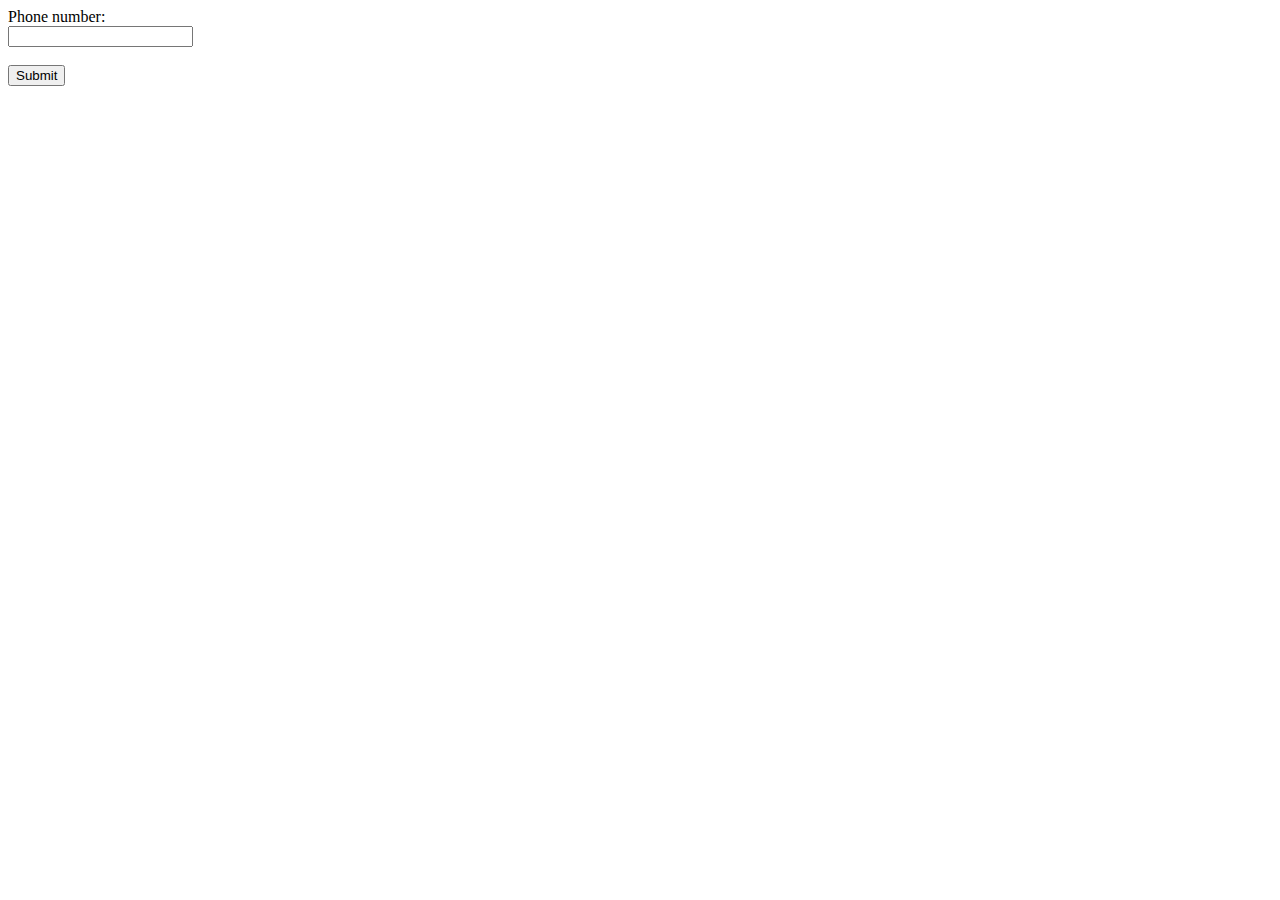
<file: jQuery_task/index.html>
<!DOCTYPE html>
<html lang="en">
<head>
  <meta charset="UTF-8">
  <meta name="viewport" content="width=device-width, initial-scale=1.0">
  <meta http-equiv="X-UA-Compatible" content="ie=edge">
  <script src="https://cdnjs.cloudflare.com/ajax/libs/jquery/3.4.1/jquery.min.js"></script>

  <title>jQuery task</title>
</head>
<body>
  <form action="" class="js-user-profile-submit">
    Phone number:<br>
    <input type="text" name="phone">
    <br><br>
    <input type="submit" value="Submit">
  </form>
  <script src="./src/app.js"></script>
</body>
</html>
</file>
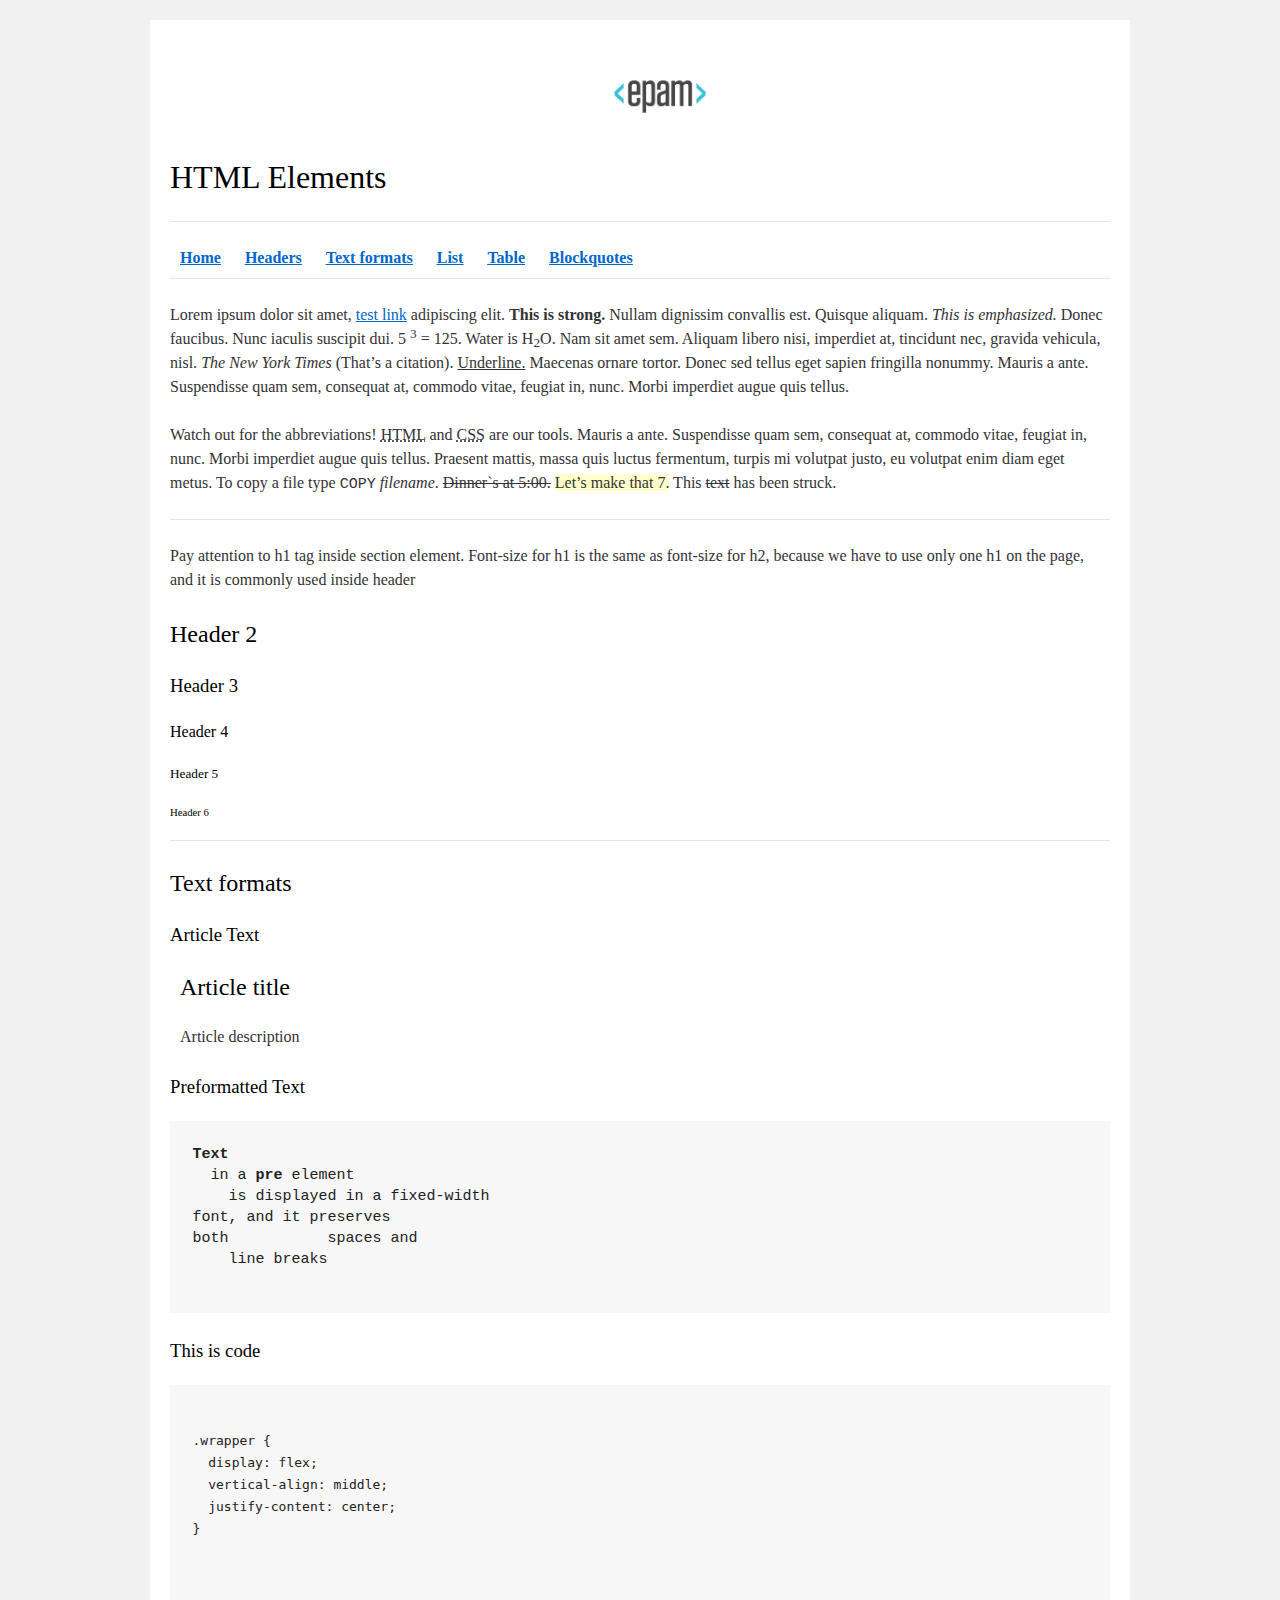
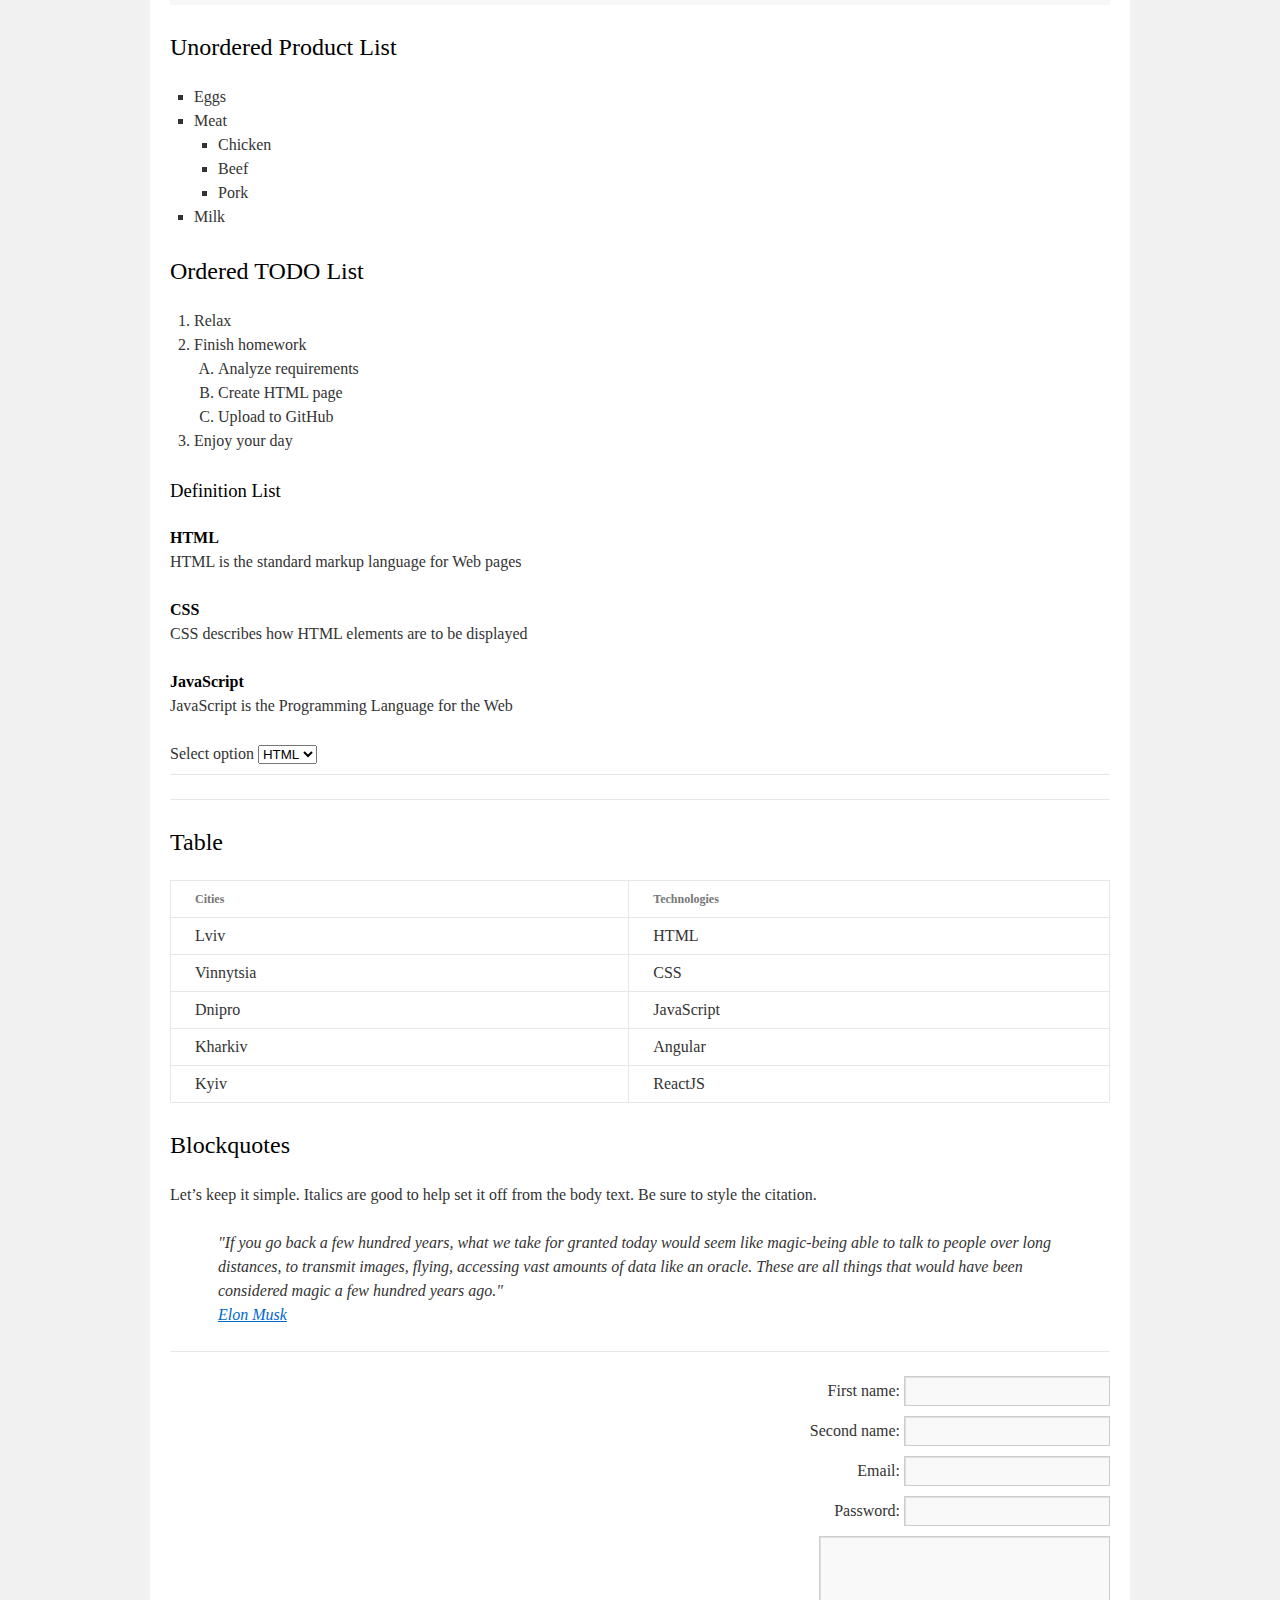
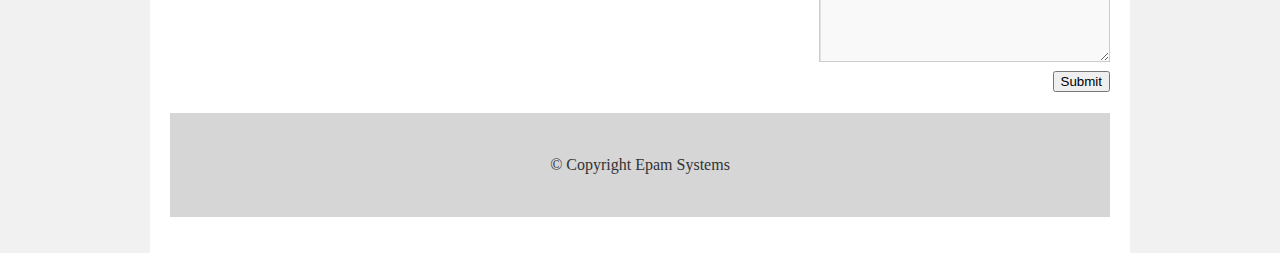
<file: FL11_HW1/homework/index.html>
<!DOCTYPE html>
<html lang="en">

<head>
  <meta charset="utf-8">
  <title>HTML Basics</title>
  <link rel="stylesheet" href="style.css">
</head>

<body>
  <div id="wrapper">
    <div id="main">
      <div id="container">
        <div id="content" role="main">
          <header> 
            <a href="http://www.epam.com">
              <img src="logo.png" alt="EPAM company logo">
            </a>
              <h1 id="home">HTML Elements</h1>
              <hr />
          </header>
          <nav>
              <a href="#home"><u><b>Home</b></u></a>
              <a href="#headers"><u><b>Headers</b></u></a>
              <a href="#textformats"><u><b>Text formats</b></u></a>
              <a href="#list"><u><b>List</b></u></a>
              <a href="#table"><u><b>Table</b></u></a>
              <a href="#blockquotes"><u><b>Blockquotes</b></u></a>
              <hr />
          </nav>
          <main>
            <section>
              <p>Lorem ipsum dolor sit amet, <a href="#">test link</a> adipiscing elit. <strong>This is strong.</strong> Nullam dignissim convallis est. Quisque aliquam. <em>This is emphasized.</em> Donec faucibus. Nunc iaculis suscipit dui. 5 <sup>3</sup> = 125. Water is H<sub>2</sub>O. Nam sit amet sem. Aliquam libero nisi, imperdiet at, tincidunt nec, gravida vehicula, nisl. <cite>The New York Times</cite> (That&#8217;s a citation). <u>Underline.</u> Maecenas ornare tortor. Donec sed tellus eget sapien fringilla nonummy. Mauris a ante. Suspendisse quam sem, consequat at, commodo vitae, feugiat in, nunc. Morbi imperdiet augue quis tellus.</p>
              <p>Watch out for the abbreviations! <abbr title="Hyper Text Markup Language">HTML</abbr> and <abbr title="Cascading Style Sheets">CSS</abbr> are our tools. Mauris a ante. Suspendisse quam sem, consequat at, commodo vitae, feugiat in, nunc. Morbi imperdiet augue quis tellus. Praesent mattis, massa quis luctus fermentum, turpis mi volutpat justo, eu volutpat enim diam eget metus. To copy a file type <kbd>COPY</kbd> <i>filename</i>. <del>Dinner`s at 5:00.</del> <ins>Let&#8217;s make that 7.</ins> This <del>text</del> has been struck.</p>
            </section>
            <hr />
            <section>
              <a id="headers"></a>
                <p>Pay attention to h1 tag inside section element. Font-size for h1 is the same as font-size for h2, because we have to use only one h1 on the page, and it is commonly used inside header</p>
                <h2>Header 2</h2>
                <h3>Header 3</h3>
                <h4>Header 4</h4>
                <h5>Header 5</h5>
                <h6>Header 6</h6>
            </section>
            <hr />
            <section id="textformats">
              <h2>Text formats</h2>
              <h3>Article Text</h3>
              <article>
                <h2>Article title</h2>
                <p>Article description</p>
              </article>
              <h3>Preformatted Text</h3>
              <pre>
<b>Text</b> 
  in a <b>pre</b> element
    is displayed in a fixed-width
font, and it preserves
both           spaces and
    line breaks
              </pre>
              <h3>This is code</h3>
              <pre>
                <code>
.wrapper {
  display: flex;
  vertical-align: middle;
  justify-content: center;
}
                </code>
              </pre>
            </section>
            <section>
              <a id="list"></a>
              <h2>Unordered Product List</h2>
              <ul>
                <li>Eggs</li>
                <li>Meat
                  <ul>
                    <li>Chicken</li>
                    <li>Beef</li>
                    <li>Pork</li>
                  </ul>
                </li>
                <li>Milk</li>
              </ul>
              <h2>Ordered TODO List</h2>
              <ol>
                <li>Relax</li>
                <li>Finish homework
                  <ol>
                    <li>Analyze requirements</li>
                    <li>Create HTML page</li>
                    <li>Upload to GitHub</li>
                  </ol>
                </li>
                <li>Enjoy your day</li>
              </ol>
              <h3>Definition List</h3>
              <dl>
                <dt>HTML</dt>
                <dd>HTML is the standard markup language for Web pages</dd>
                <dt>CSS</dt>
                <dd>CSS describes how HTML elements are to be displayed</dd>
                <dt>JavaScript</dt>
                <dd>JavaScript is the Programming Language for the Web</dd>
              </dl>
              <label>Select option
                <select name="select" id="select1">
                  <option value="html">HTML</option>
                  <option value="css">CSS</option>
                  <option value="js">JS</option>
                </select>
              </label>
            </section>
            <hr />
            <hr />
            <section>
              <a id="table"></a>
              <h2>Table</h2>
              <table>
                <thead>
                  <tr>
                    <th>Cities</th>
                    <th>Technologies</th>
                  </tr>
                </thead>
                <tbody>
                  <tr>
                    <td>Lviv</td>
                    <td>HTML</td>
                  </tr>
                  <tr>
                    <td>Vinnytsia</td>
                    <td>CSS</td>
                  </tr>
                  <tr>
                    <td>Dnipro</td>
                    <td>JavaScript</td>
                  </tr>
                  <tr>
                    <td>Kharkiv</td>
                    <td>Angular</td>
                  </tr>
                  <tr>
                    <td>Kyiv</td>
                    <td>ReactJS</td>
                  </tr>
                </tbody>
              </table>
            </section>
            <section>
              <a id="blockquotes"></a>
              <h2>Blockquotes</h2>
              <p>Let&#8217;s keep it simple. Italics are good to help set it off from the body text. Be sure to style the citation.</p>
              <blockquote>
                <p>"If you go back a few hundred years, what we take for granted today would seem like magic-being able
                  to talk to people over long distances, to transmit images, flying, accessing vast amounts of data
                  like an oracle. These are all things that would have been considered magic a few hundred years ago." <br> <a href="https://en.wikipedia.org/wiki/Elon_Musk">Elon Musk</a></p>
              </blockquote>
              <hr />
            </section>
            <section>
              <form action="#">
              <fieldset>
                <label>First name:
                  <input type="text">
                </label>
              </fieldset>
              <fieldset>
                <label>Second name:
                  <input type="text">
                </label>
              </fieldset>
              <fieldset>
                <label>Email:
                  <input type="email">
                </label>
              </fieldset>
              <fieldset>
                <label>Password:
                  <input type="password">
                </label>
              </fieldset>
              <fieldset>
                  <textarea cols="30" rows="5"></textarea>
              </fieldset>
              <fieldset>
                  <button type="submit">Submit</button>
              </fieldset>
            </form>
            </section>
          </main>
          <footer>
            <span>&copy; Copyright Epam Systems</span>
          </footer>
        </div>
      </div>
    </div>
  </div>
</body>

</html>
</file>
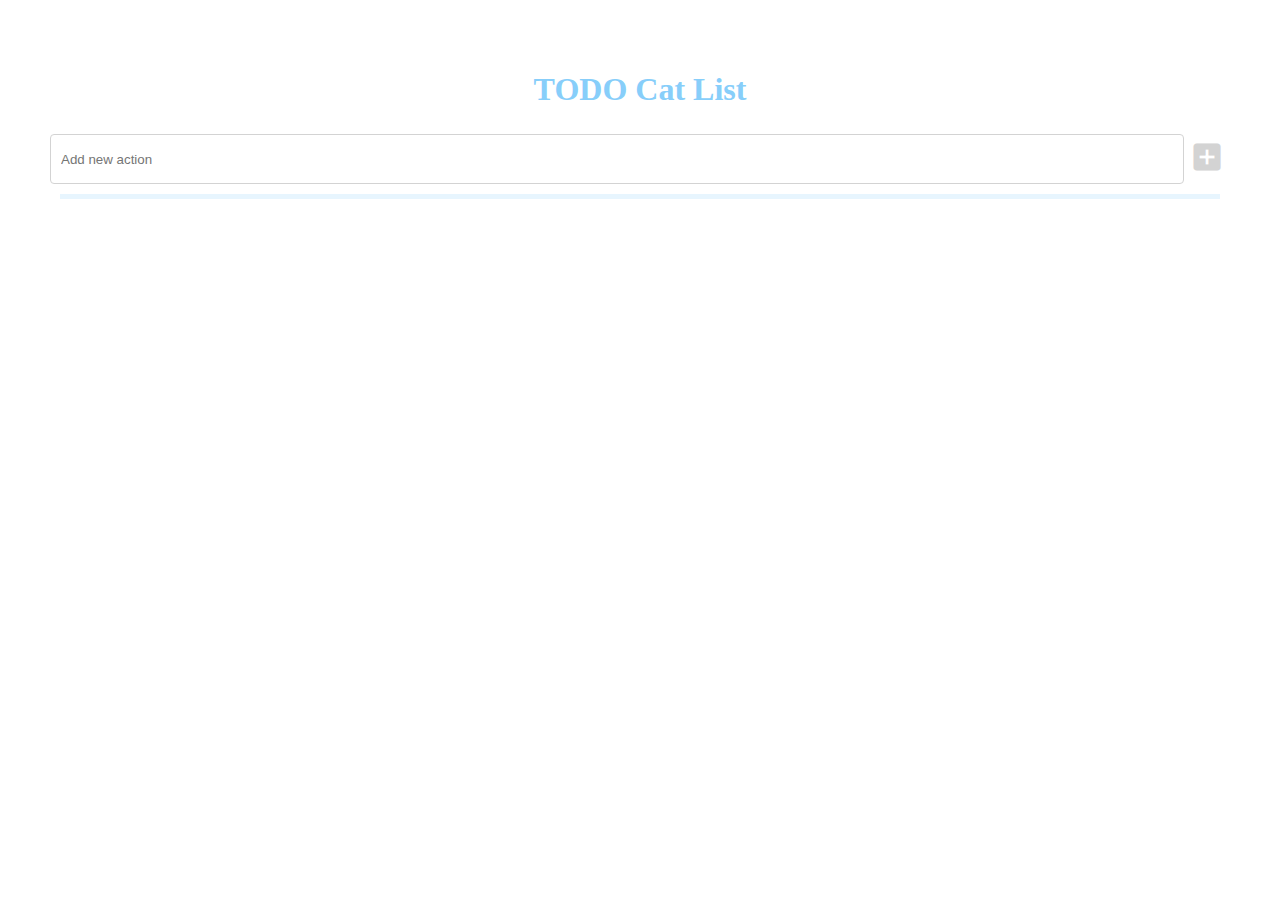
<file: FL11_HW11/homework/index.html>
<!DOCTYPE html>
<html lang="en">
<head>
  <meta charset="UTF-8">
  <title>Homework 11 - TODO Cat List</title>
  <link rel="stylesheet" href="./assets/material-icons/material-icons.css">
  <link rel="stylesheet" href="./assets/styles.css">
</head>
<body>
  <div id="root">
    <h1 class = "title">TODO Cat List</h1>
    <h2 class = "notification hidden">Maximum items per list is reached</h2>
    <div class = "add-container">
        <input class = "big-input" type="text" placeholder="Add new action" />
        <span id = "add-button"><i class="material-icons big-icon">add_box</i></span>
      </div>
    <div class = "divider"></div>
    <div class = "container">
      <div class = "list-item zero hidden" draggable="true">
        <span><i class="material-icons icon check-icon">crop_din</i></span>
        <span><i class="material-icons icon done-icon hidden">done</i></span>
        <span class = "text-item">Find the cat</span>
        <input class = "small-input hidden" type="text">
        <span><i class="material-icons icon edit-icon">edit</i></span>
        <span><i class="material-icons icon save-icon hidden">save</i></span>
        <span class="delete"><i class="material-icons icon delete-icon">delete</i></span>
      </div>
   </div>
  </div>
  <script src="./src/app.js"></script>
</body>
</html>
</file>
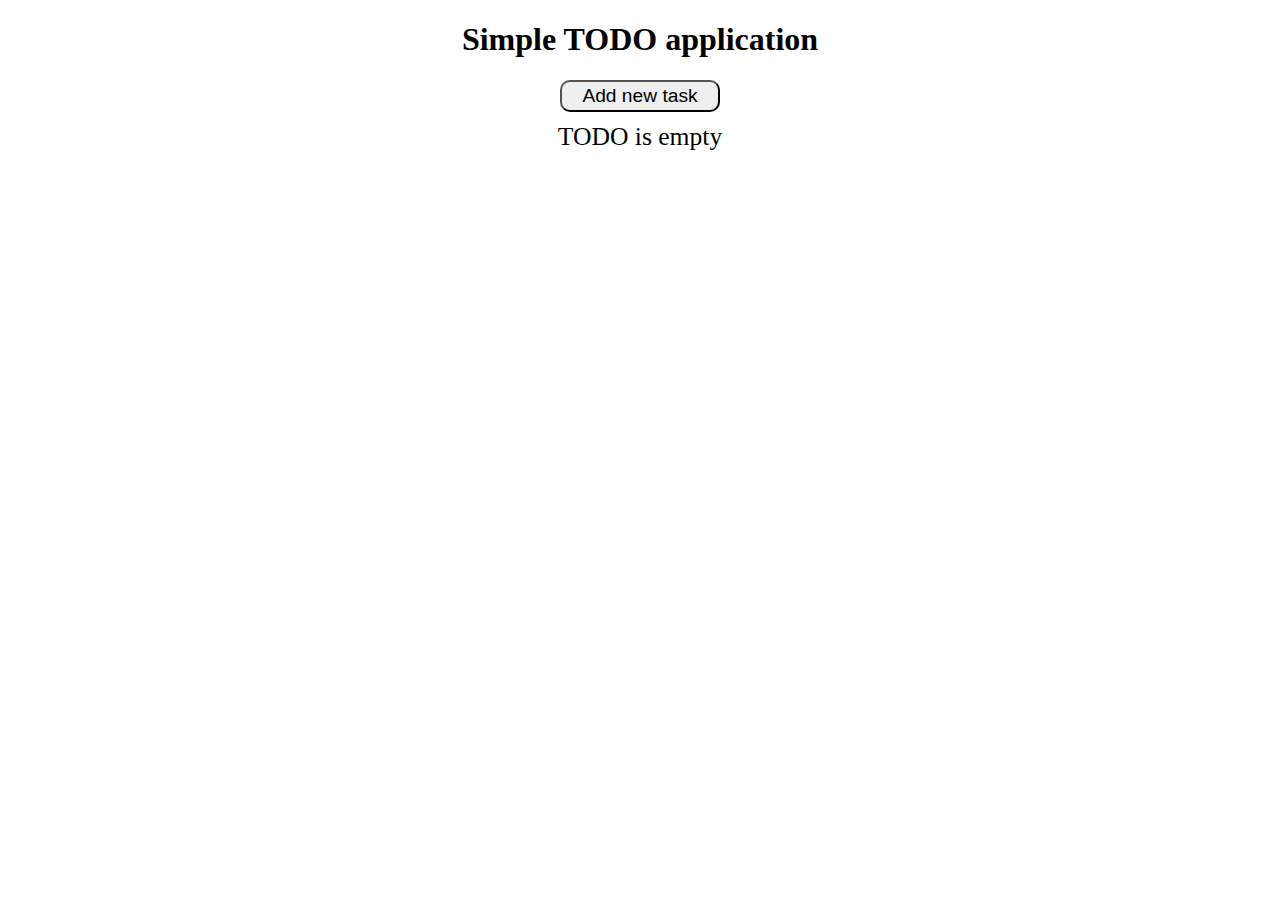
<file: FL11_HW12/homework/index.html>
<!DOCTYPE html>
<html lang="en">
<head>
  <meta charset="UTF-8">
  <title>Homework 12 - Simple TODO List</title>
  <link rel="stylesheet" href="./assets/styles.css">
</head>
<body>
  <div id="root">
  </div>
 
  
      <!-- <ul>
        <li><a href="#/">main</a></li>
        <li><a href="#/modify/:12345">modify</a></li>
        <li><a href="#/add-new">add-new</a></li>
      </ul> -->
  <script src="./src/app.js"></script>
</body>
</html>
</file>
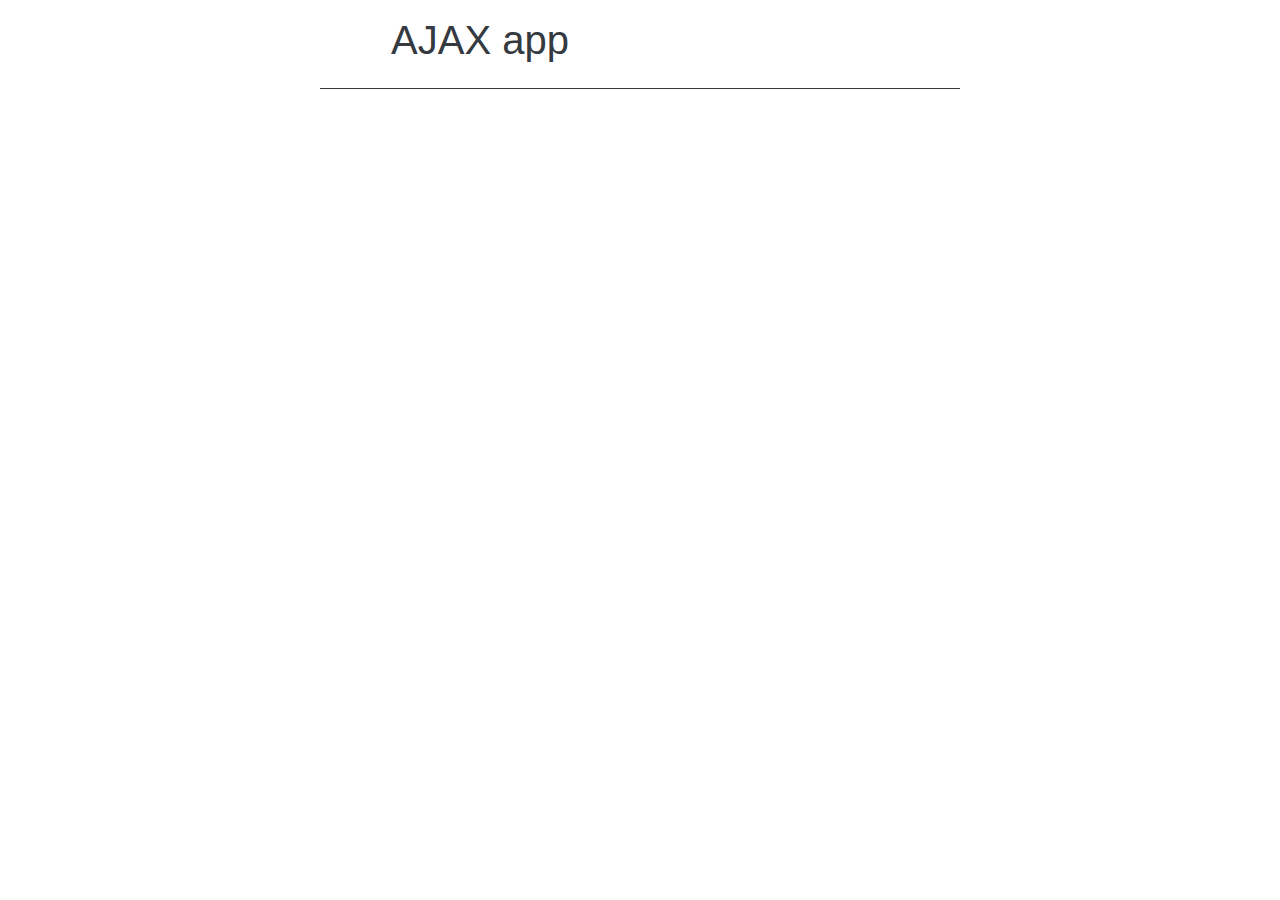
<file: FL11_HW18/homework/index.html>
<!DOCTYPE html>
<html lang="en">
<head>
  <meta charset="UTF-8">
  <meta name="viewport" content="width=device-width, initial-scale=1.0">
  <meta http-equiv="X-UA-Compatible" content="ie=edge">
  <link rel="stylesheet" href="https://stackpath.bootstrapcdn.com/bootstrap/4.3.1/css/bootstrap.min.css" integrity="sha384-ggOyR0iXCbMQv3Xipma34MD+dH/1fQ784/j6cY/iJTQUOhcWr7x9JvoRxT2MZw1T" crossorigin="anonymous">
  <title>AJAX sample application</title>
</head>
<body>
  
  <div class="container w-50">

    <div class="row border-bottom border-dark mb-3">
      <div class="col-6">
        <h1 class="text-center text-dark p-3">AJAX app </h1>
      </div>
      <div class="col-sm">
        <div class="spinner-grow text-danger m-3 mx-auto" style="width: 3rem; height: 3rem;" role="status">
          <span class="sr-only">Loading...</span>
        </div>
      </div>
    </div>

    <div class="wrapper"></div>
    
  </div>

  <script src="./src/app.js"></script>
</body>
</html>
</file>
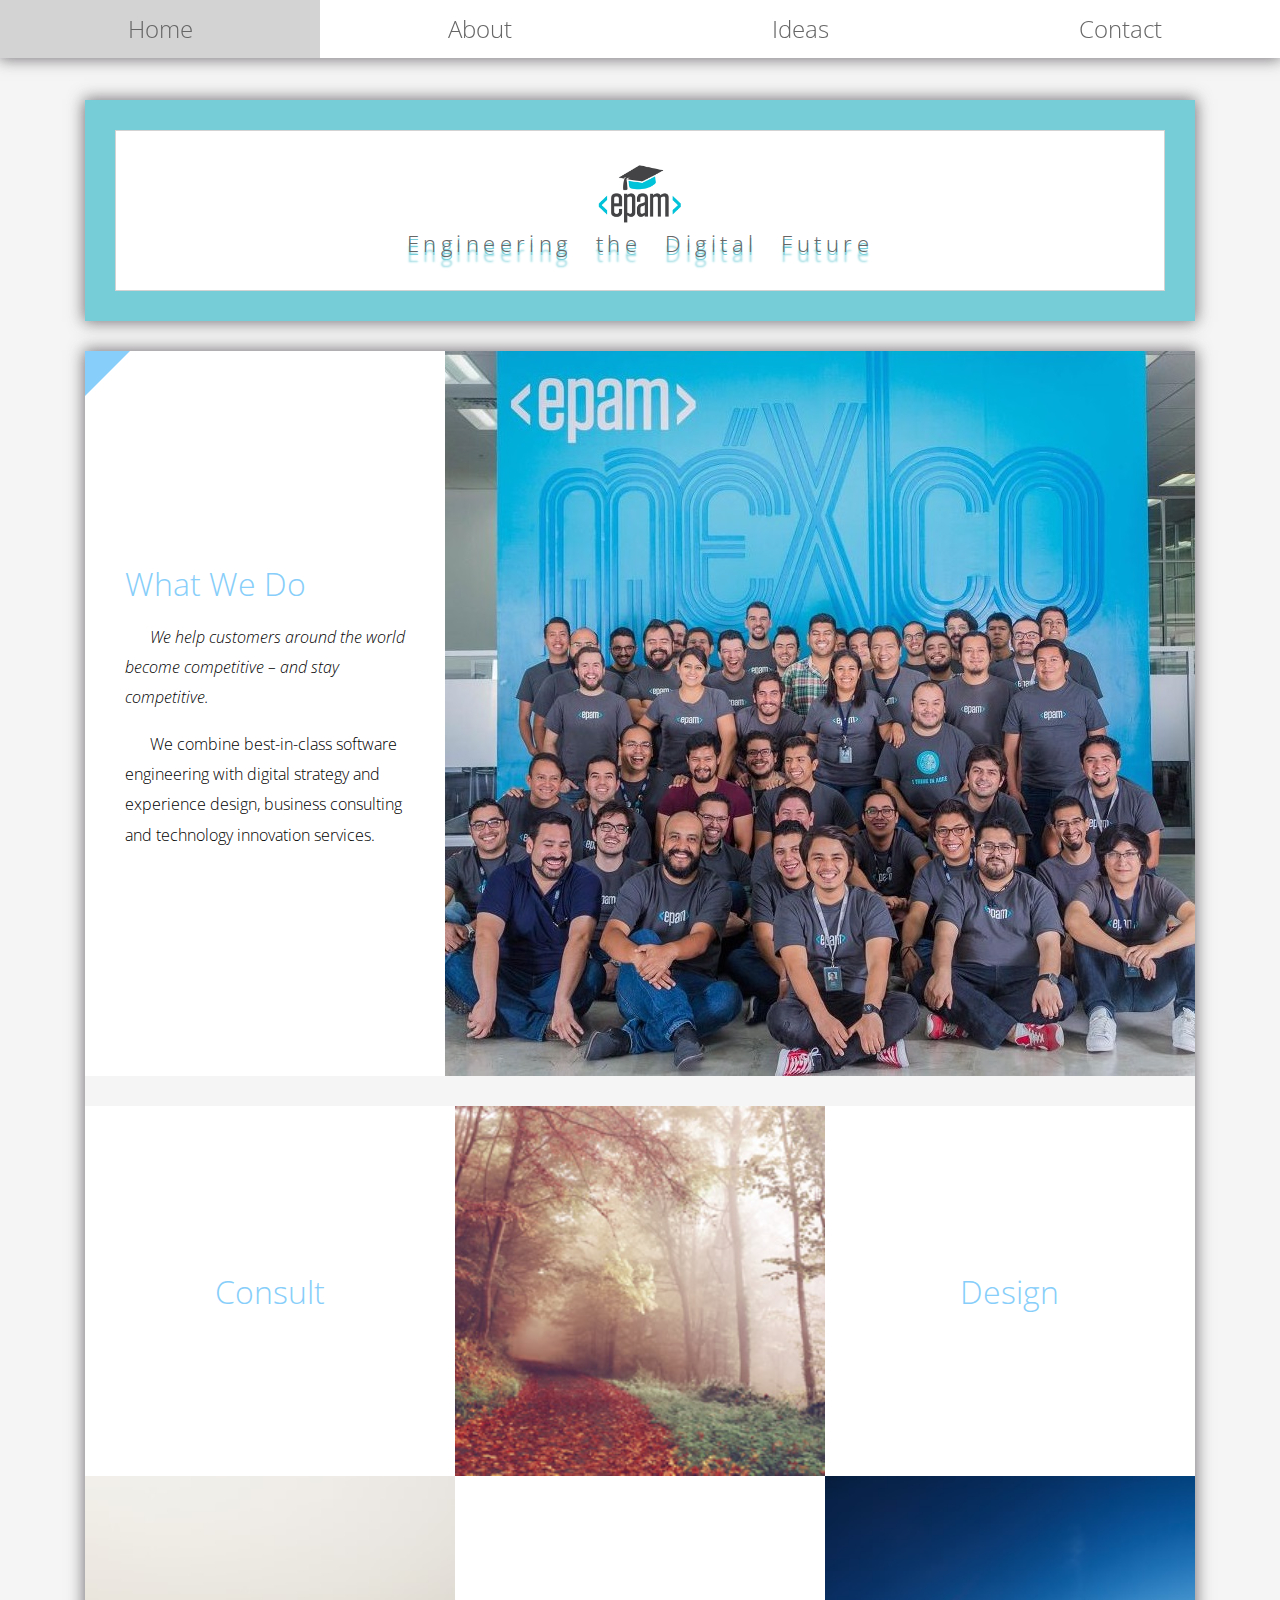
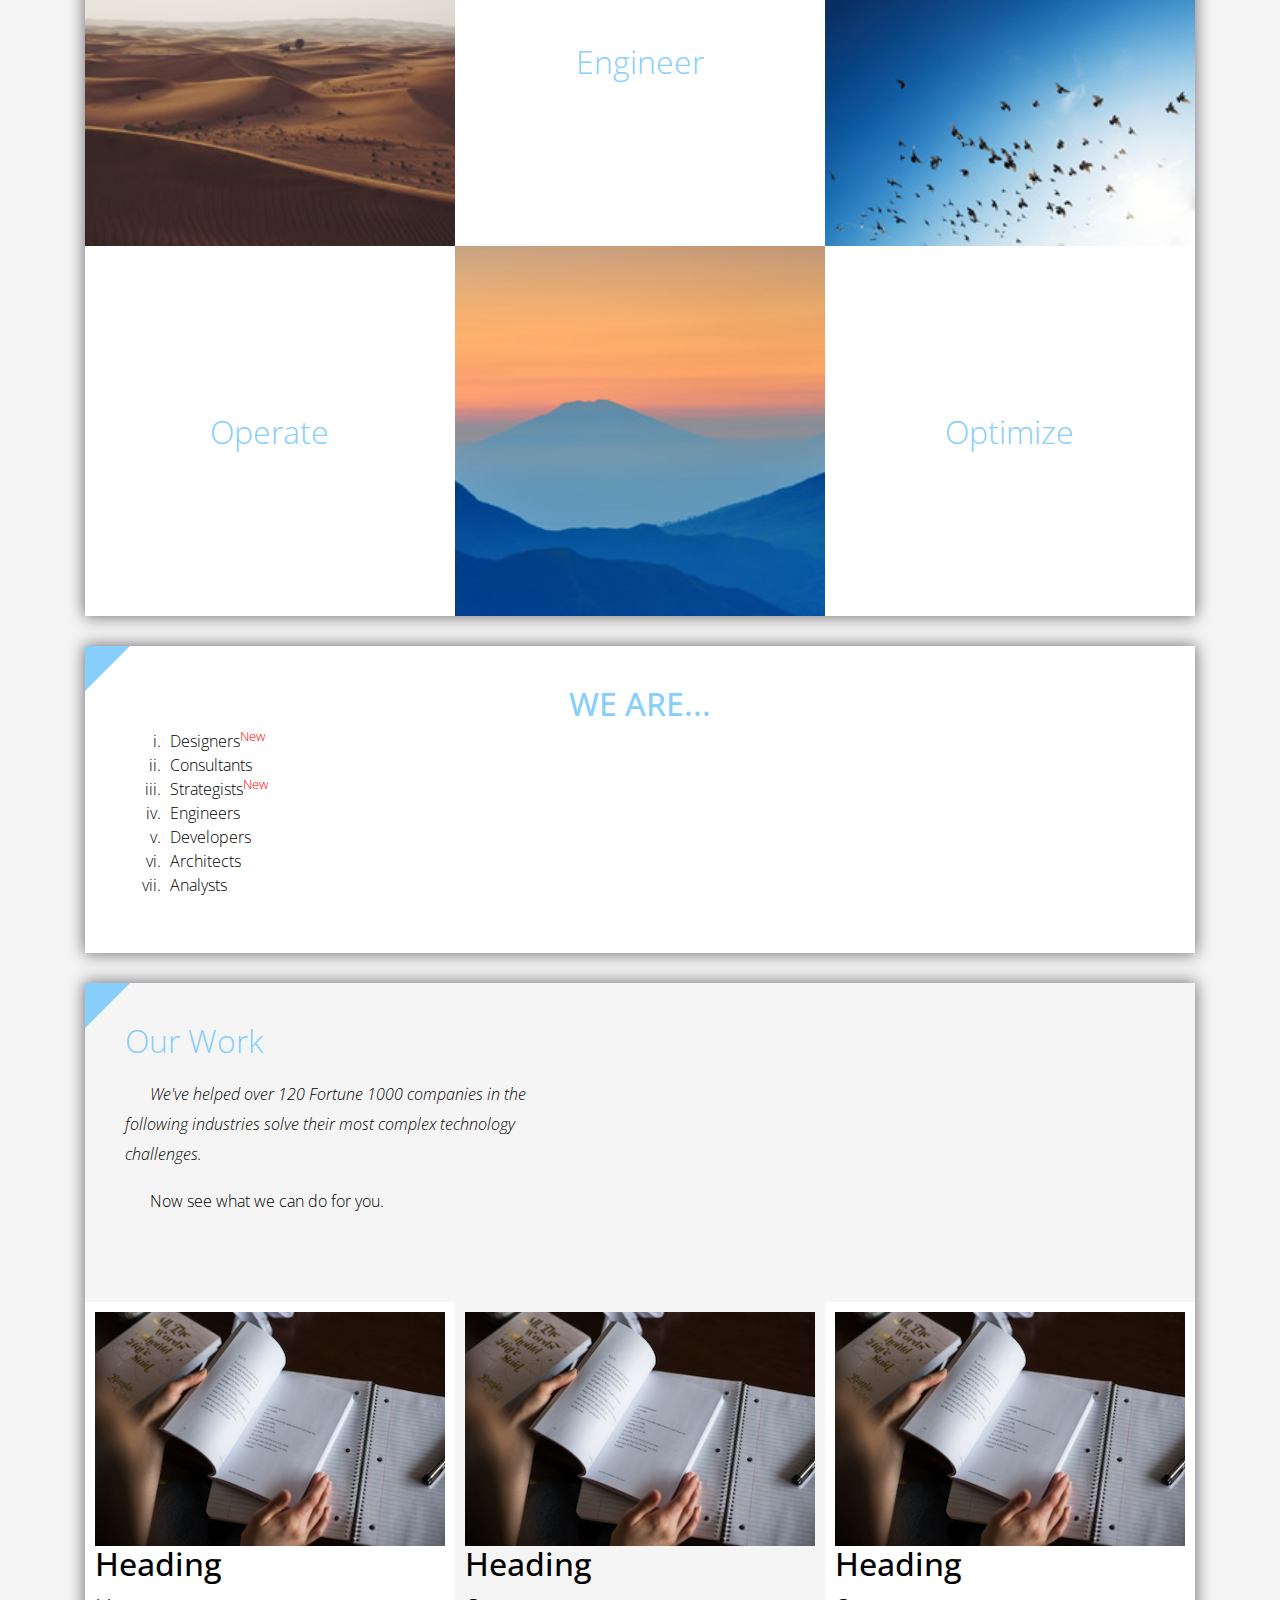
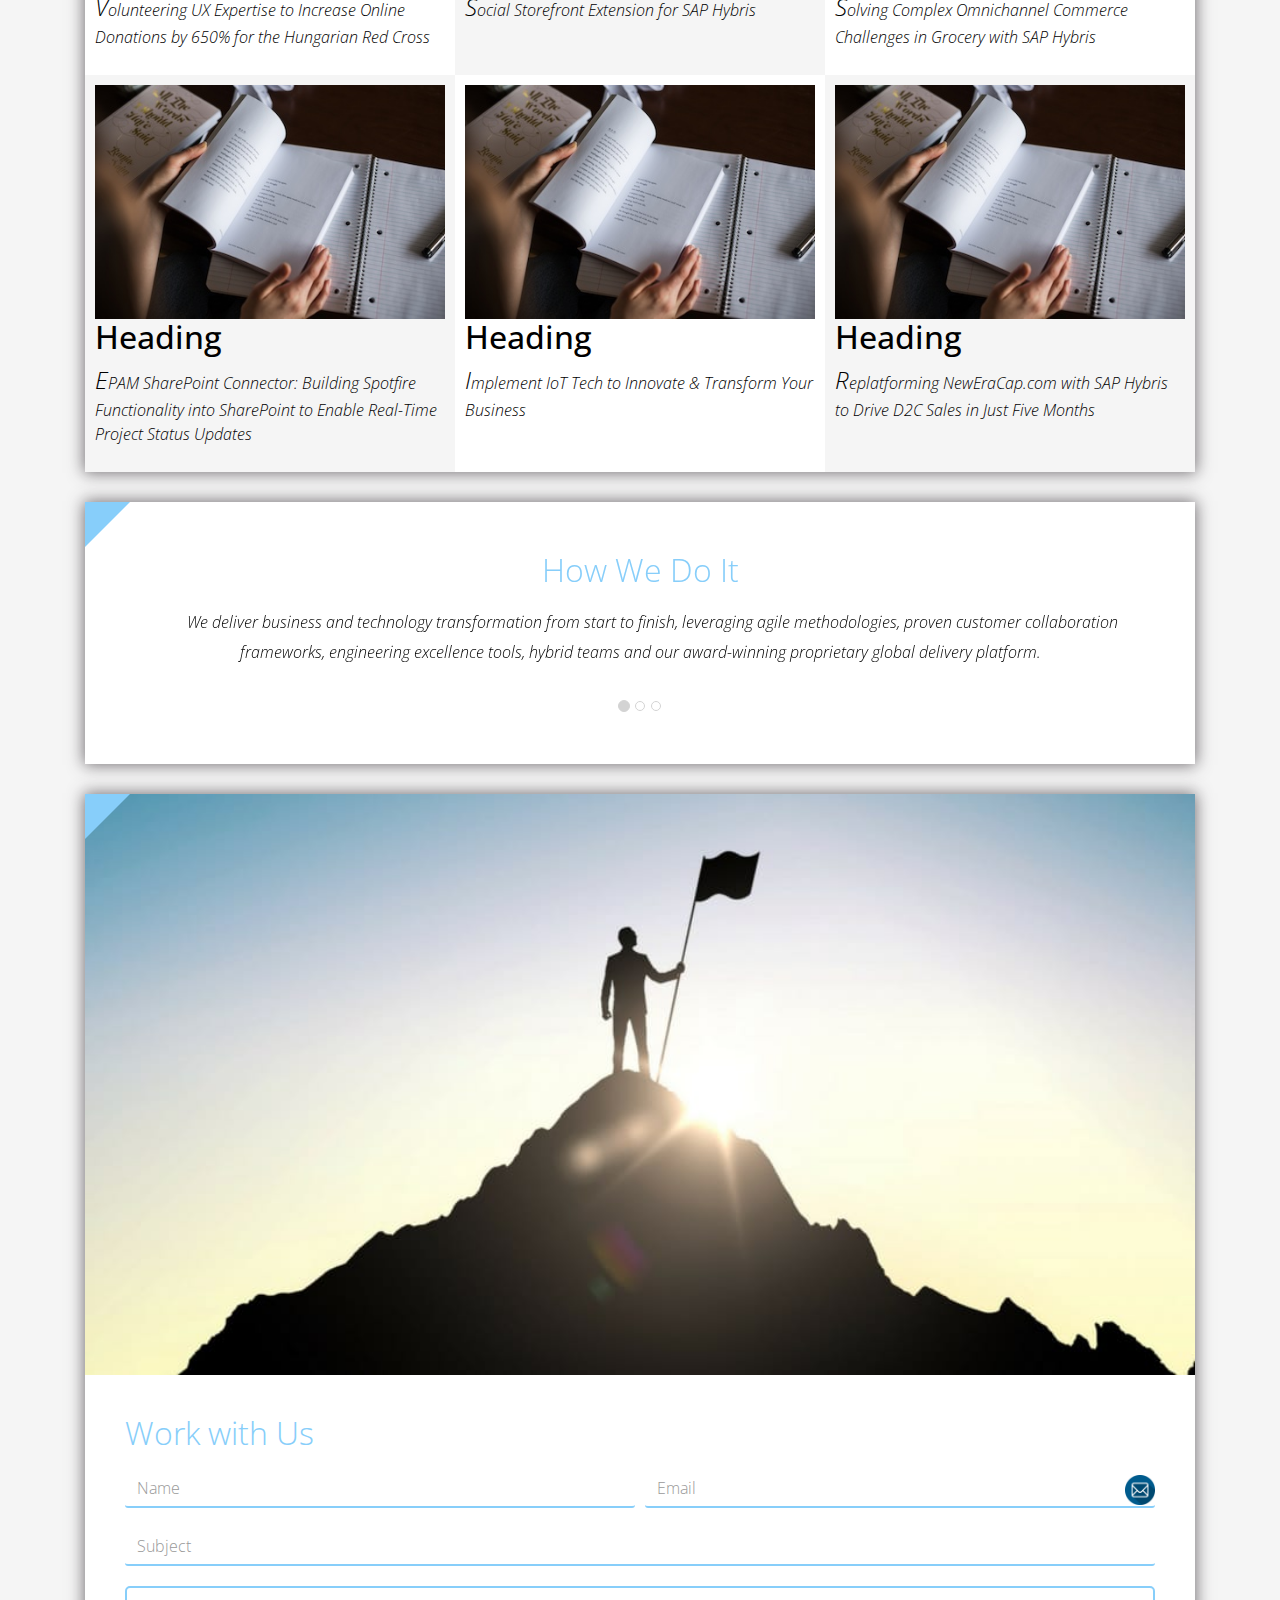
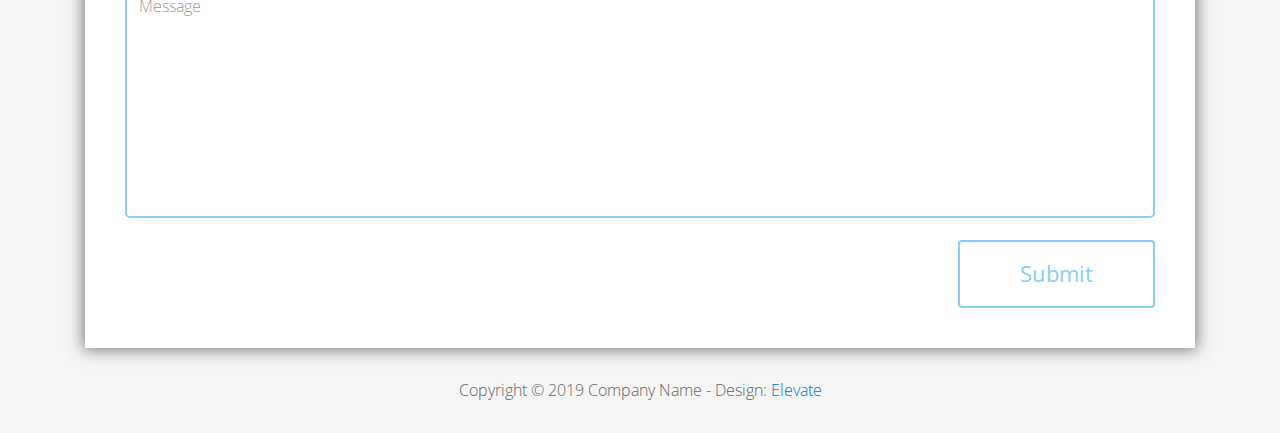
<file: FL11_HW2/homework/index.html>
<!DOCTYPE html>
<html lang="en">
<head>
  <meta charset="utf-8">
  <meta http-equiv="X-UA-Compatible" content="IE=edge">
  <meta name="viewport" content="width=device-width, initial-scale=1">

  <title>CSS Basics HW</title>



  <!-- load stylesheets -->
  <link rel="stylesheet" href="http://fonts.googleapis.com/css?family=Open+Sans:300,400">
  <!-- Google web font "Open Sans" -->
  <link rel="stylesheet" href="css/bootstrap.min.css">
  <!-- Bootstrap style -->
  <link rel="stylesheet" href="css/general.css">
  <link rel="stylesheet" href="css/style.css">
  <!-- Templatemo style -->
</head>

<body>
<div class="container">

  <div class="tm-sidebar">
    <nav class="tm-main-nav">
      <ul>
        <li class="tm-nav-item"><a href="#home" class="tm-nav-item-link">Home</a></li>
        <li class="tm-nav-item"><a href="#about" class="tm-nav-item-link">About</a></li>
        <li class="tm-nav-item"><a href="#ideas" class="tm-nav-item-link">Ideas</a></li>
        <li class="tm-nav-item"><a href="#contact" class="tm-nav-item-link">Contact</a></li>
      </ul>
    </nav>
  </div>

  <div class="tm-main-content">

    <div id="home" class="tm-content-box tm-content-header margin-b-10">
      <div class="tm-banner">
        <div class="tm-banner-inner">
          <img src="img/epam_logo.png" width="100" alt="">
          <p class="tm-banner-text">Engineering the Digital Future</p>
        </div>
      </div>
    </div>

    <section>
      <div class="tm-content-box flex-2-col">

        <div class="padding-medium flex-item tm-team-description-container flex-item">
          <h2 class="tm-section-title">What We Do</h2>
          <p class="tm-section-description">We help customers around the world become competitive – and stay competitive.</p>
          <p class="tm-section-description"> We combine best-in-class software engineering with digital strategy and experience design, business consulting and technology innovation services.</p>
        </div>
        <div class="flex-item tm-team-img">
          <img src="img/epam-mexico.jpg" alt="epam-mexico">
        </div>

      </div>

      <div id="about" class="tm-content-box">

        <ul class="boxes gallery-container">
          <li class="box box-bg">
            <h2 class="tm-section-title tm-section-title-box tm-box-bg-title">Consult</h2>
          </li>
          <li class="box">
            <a href="img/idea-large-01.jpg">
              <img src="img/idea-01.jpg" alt="Image" class="img-fluid thumbnail box-img">
            </a>
          </li>
          <li class="box box-bg">
            <h2 class="tm-section-title tm-section-title-box tm-box-bg-title">Design</h2>
          </li>
          <li class="box">
            <a href="img/idea-large-02.jpg">
              <img src="img/idea-02.jpg" alt="Image" class="img-fluid thumbnail box-img">
            </a>
          </li>
          <li class="box box-bg">
            <h2 class="tm-section-title tm-section-title-box tm-box-bg-title">Engineer</h2>
          </li>
          <li class="box">
            <a href="img/idea-large-03.jpg">
              <img src="img/idea-03.jpg" alt="Image" class="img-fluid thumbnail box-img">
            </a>
          </li>
          <li class="box box-bg">
            <h2 class="tm-section-title tm-section-title-box tm-box-bg-title">Operate</h2>
          </li>
          <li class="box">
            <a href="img/idea-large-04.jpg">
              <img src="img/idea-04.jpg" alt="Image" class="img-fluid thumbnail box-img">
            </a>
          </li>
          <li class="box box-bg">
            <h2 class="tm-section-title tm-section-title-box tm-box-bg-title">Optimize</h2>
          </li>
        </ul>

      </div>

    </section>

    <!-- slider -->
    <section class="heading tm-content-box">
      <div class="padding-medium">
        <h2> WE ARE...</h2>
        <ol>
          <li><a href="index.html" class="text">Designers</a></li>
          <li><a href="index.html">Consultants</a></li>
          <li><a href="#" class="text">Strategists</a></li>
          <li><a href="#">Engineers</a></li>
          <li><a href="#">Developers</a></li>
          <li><a href="#">Architects</a></li>
          <li><a href="#">Analysts</a></li>
        </ol>
      </div>
    </section>

    <section class="blocks">
      <div class="padding-medium flex-item tm-team-description-container">
        <h2 class="tm-section-title">Our Work</h2>
        <p class="tm-section-description">We've helped over 120 Fortune 1000 companies in the following industries solve their most complex technology challenges. </p>
        <p class="tm-section-description"> Now see what we can do for you.</p>
      </div>
      <div class="tm-content-box flex-2-col">
      </div>
      <div  class="tm-content-box">
        <ul class="boxes gallery-container">
          <li class="box box-work">
            <img src="img/study.jpeg" alt="Image" class="img-fluid">
            <div>
              <h2>Heading</h2>
              <p>Volunteering UX Expertise to Increase Online Donations by 650% for the Hungarian Red Cross</p>
            </div>
          </li>
          <li class="box box-work">
            <img src="img/study.jpeg" alt="Image" class="img-fluid">
            <div>
              <h2>Heading</h2>
              <p>Social Storefront Extension for SAP Hybris</p>
            </div>
          </li>
          <li class="box box-work">
            <img src="img/study.jpeg" alt="Image" class="img-fluid">
            <div>
              <h2>Heading</h2>
              <p>Solving Complex Omnichannel Commerce Challenges in Grocery with SAP Hybris</p>
            </div>
          </li>
          <li class="box box-work">
            <img src="img/study.jpeg" alt="Image" class="img-fluid">
            <div>
              <h2>Heading</h2>
              <p>EPAM SharePoint Connector: Building Spotfire Functionality into SharePoint to Enable Real-Time Project Status Updates</p>
            </div>
          </li>
          <li class="box box-work">
            <img src="img/study.jpeg" alt="Image" class="img-fluid">
            <div>
              <h2>Heading</h2>
              <p>Implement IoT Tech to Innovate &amp; Transform Your Business</p>
            </div>
          </li>
          <li class="box box-work">
            <img src="img/study.jpeg" alt="Image" class="img-fluid">
            <div>
              <h2>Heading</h2>
              <p>Replatforming NewEraCap.com with SAP Hybris to Drive D2C Sales in Just Five Months</p>
            </div>
          </li>
        </ul>

      </div>
    </section>

    <section id="ideas">
      <div id="tmCarousel" class="carousel slide tm-content-box" data-ride="carousel">

        <ol class="carousel-indicators">
          <li data-target="#tmCarousel" data-slide-to="0" class="active"></li>
          <li data-target="#tmCarousel" data-slide-to="1" class=""></li>
          <li data-target="#tmCarousel" data-slide-to="2" class=""></li>
        </ol>

        <div class="carousel-inner" role="listbox">

          <div class="carousel-item active">
            <div class="carousel-content">
              <div class="flex-item">
                <h2 class="tm-section-title">How We Do It</h2>
                <p class="tm-section-description carousel-description">We deliver business and technology transformation from start to finish, leveraging agile methodologies, proven customer collaboration frameworks, engineering excellence tools, hybrid teams and our award-winning proprietary global delivery platform.</p>
              </div>
            </div>
          </div>

          <div class="carousel-item">
            <div class="carousel-content">
              <div class="flex-item">
                <h2 class="tm-section-title">Our Clients</h2>
                <p class="tm-section-description carousel-description">Lorem ipsum dolor sit amet,
                  consectetur adipiscing elit. Quisque vel nisi pharetra nibh varius pharetra ac
                  sagittis nisi. Etiam pharetra vestibulum hendrerit. Pellentesque interdum metus
                  sed massa rutrum.</p>
              </div>
            </div>
          </div>

          <div class="carousel-item">
            <div class="carousel-content">
              <div class="flex-item">
                <h2 class="tm-section-title">Our Projects</h2>
                <p class="tm-section-description carousel-description">Donec ex libero, fringilla
                  vitae purus sit amet, rhoncus pharetra lorem. Pellentesque id sem id lacus
                  ultricies vehicula. Aliquam rutrum mi non. Pellentesque interdum metus sed massa
                  rutrum.</p>
              </div>
            </div>
          </div>

        </div>

      </div>
    </section>

    <section class="tm-content-box">
      <img src="img/contact-us.jpg" alt="Contact image" class="img-fluid img-contact-us">

      <div id="contact" class="padding-medium">
        <h2 class="tm-section-title">Work with Us</h2>
        <form action="#contact" method="get" class="contact-form">

          <div class="form-group col-xs-12 col-sm-12 col-md-6 col-lg-6 form-group-2-col-left">
            <input type="text" id="contact_name" name="contact_name" class="form-control"
                   placeholder="Name" required/>
          </div>
          <div class="form-group col-xs-12 col-sm-12 col-md-6 col-lg-6 form-group-2-col-right mandatory-field">
            <input type="email" id="contact_email" name="contact_email" class="form-control"
                   placeholder="Email" required/>
          </div>
          <div class="form-group">
            <input type="text" id="contact_subject" name="contact_subject" class="form-control"
                   placeholder="Subject" required/>
          </div>
          <div class="form-group">
            <textarea id="contact_message" name="contact_message" class="form-control" rows="9"
                      placeholder="Message" required></textarea>
          </div>

          <button type="submit" class="btn btn-primary submit-btn">Submit</button>

        </form>
      </div>
    </section>

    <footer class="tm-footer">
      <p class="text-xs-center">Copyright &copy; 2019 Company Name

        - Design: <a rel="nofollow" href="http://www.templatemo.com/tm-481-elevate"
                     target="_parent">Elevate</a></p>
    </footer>

  </div>

</div>

</body>
</html>
</file>
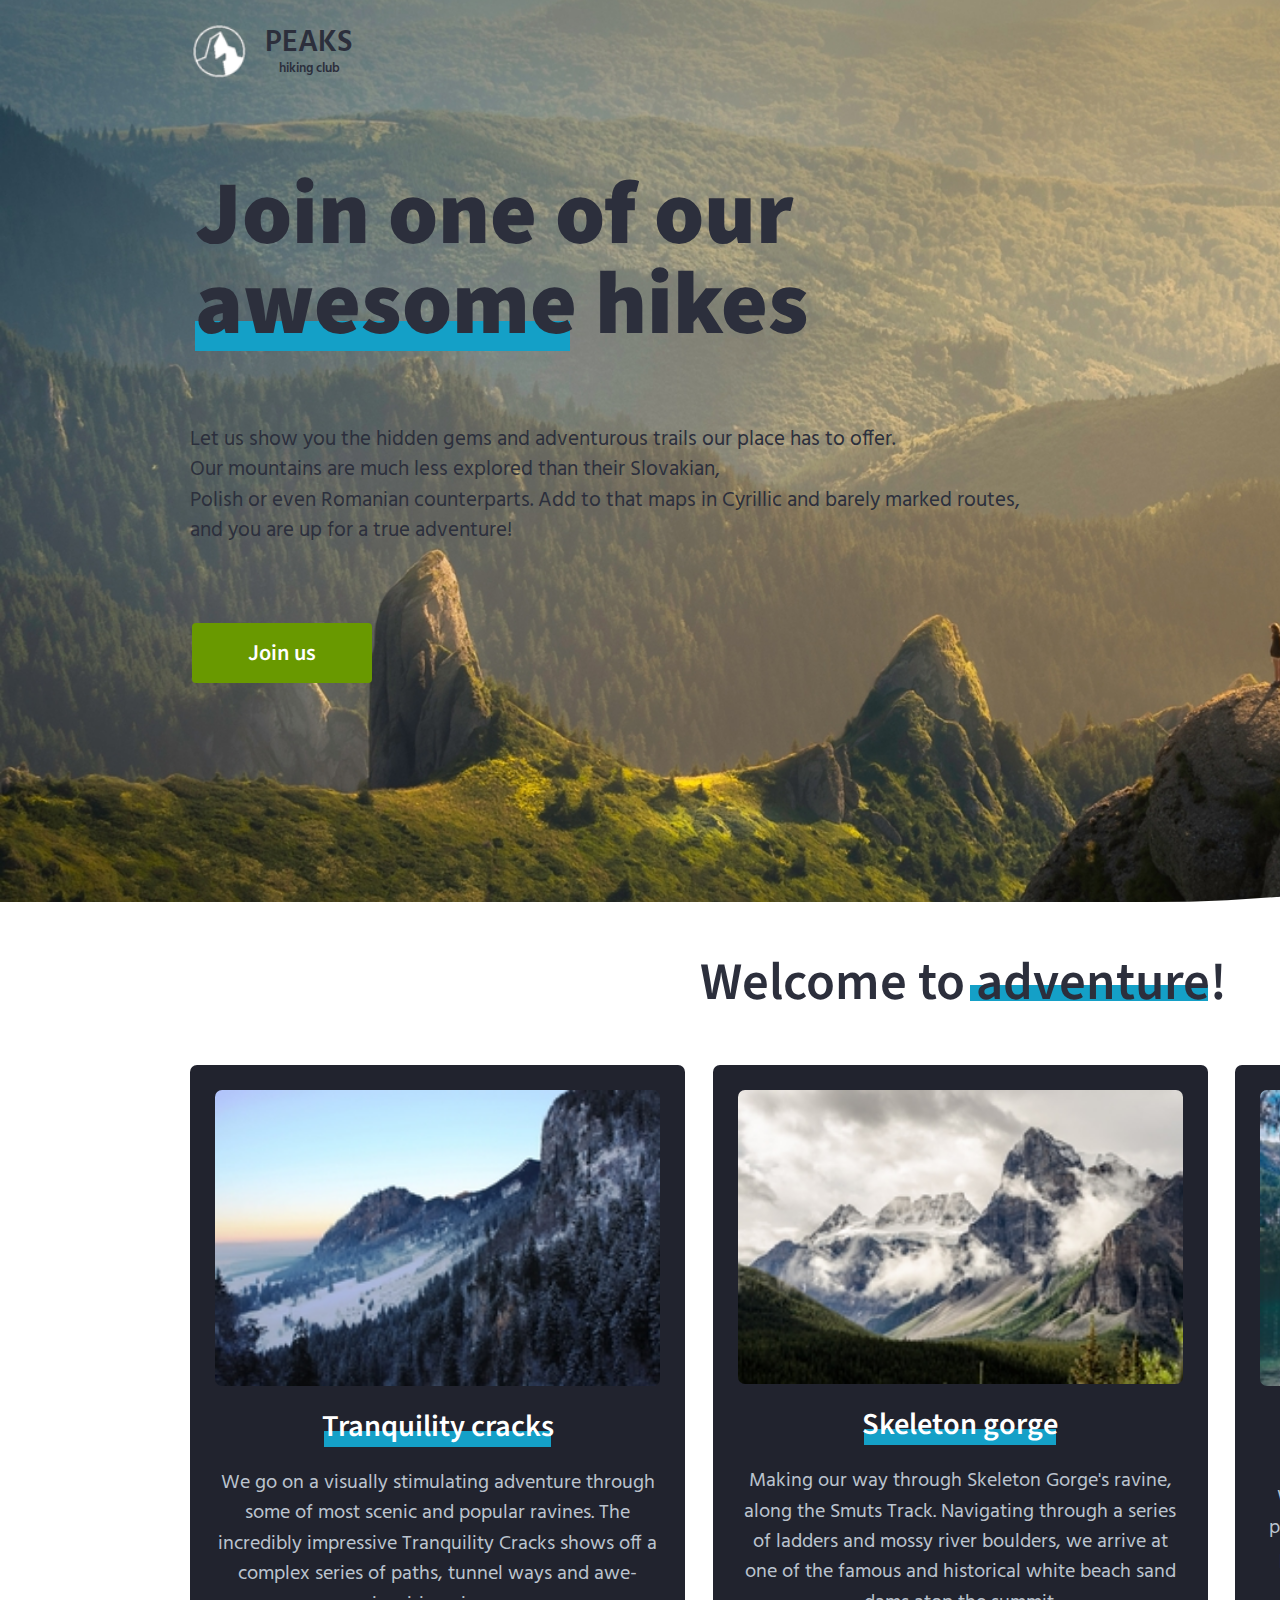
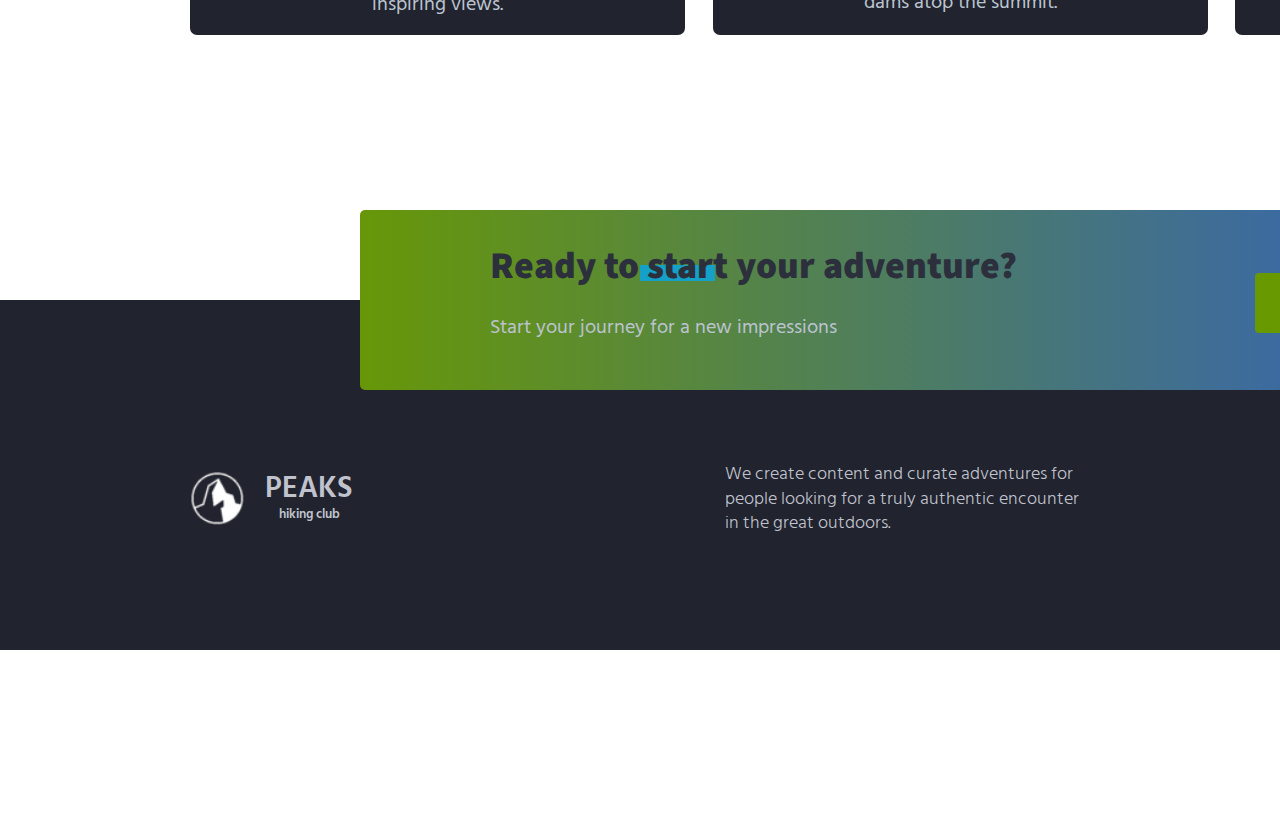
<file: FL11_HW3/homework/index.html>
<!DOCTYPE html>
<html lang="en">

  <head>
    <meta charset="UTF-8">
    <meta name="viewport" content="width=device-width, initial-scale=1.0">
    <meta http-equiv="X-UA-Compatible" content="ie=edge">
    <link href="https://fonts.googleapis.com/css?family=Hind:400,600%7CSource+Sans+Pro:400,600,700%7CFresca" rel="stylesheet"/>

    <!-- Styles should be switched here: -->

    <link rel="stylesheet" type="text/css" href="css/style1.css">
<!--     <link rel="stylesheet" type="text/css" href="css/style2.css">-->

    <title>PEAKS hiking club</title>
  </head>

  <body>
    <header class="header">
      <div class="header-wrap">
        <div class="landing-logo">
          <img src="img/m-logo.png" alt="logo" />
          <p>PEAKS<span>hiking club</span></p>
        </div>
        <p class="header_heading">
          Join one of our awesome hikes
        </p>
        <p class="header_text">
          Let us show you the hidden gems and adventurous trails our place has to offer.
          Our mountains are much less explored than their Slovakian,
          Polish or even Romanian counterparts. Add to that maps in Cyrillic and barely marked routes,
          and you are up for a true adventure!
        </p>
        <button class="header_button">Join us</button>
      </div>
    </header>
    <main class="section">
      <p class="section_text">
        Welcome to adventure!
      </p>
      <div class="section_card_wrap">
        <div class="section_card">
          <img class="section_card_img"
               src="img/m-1.jpg"
               alt="experts"/>
          <p class="section_card_heading">
            Tranquility cracks
            <span class="section_card_underline"></span>
          </p>
          <p class="section_card_text">
            We go on a visually stimulating adventure through some of most scenic and popular ravines.
            The incredibly impressive Tranquility Cracks shows off a complex series of paths, tunnel ways and awe-inspiring views.
          </p>
        </div>
        <div class="section_card">
          <img class="section_card_img"
               src="img/m-2.jpg"
               alt="content formats"/>
          <p class="section_card_heading">
            Skeleton gorge
            <span class="section_card_underline"></span>
          </p>
          <p class="section_card_text">
            Making our way through Skeleton Gorge's ravine, along the Smuts Track.
            Navigating through a series of ladders and mossy river boulders, we arrive at one of the famous and historical white beach sand dams atop the summit.
          </p>
        </div>
        <div class="section_card">
          <img class="section_card_img"
               src="img/m-3.jpg"
               alt="certificate"/>
          <p class="section_card_heading">
            Devils peak
            <span class="section_card_underline"></span>
          </p>
          <p class="section_card_text">
            We commence at the base of the Tafelberg start point walking the contour.
            With unique views and possibly the best vantage point to make out the entire Lion, lying below Table Mountain.
          </p>
        </div>
      </div>
      <div class="section_banner">
        <div class="section_banner_text_wrap">
          <p class="section_banner_heading">
            Ready to start your adventure?
          </p>
          <p class="section_banner_text">
            Start your journey for a new impressions
          </p>
        </div>
        <button class="section_banner_button">Join us</button>
      </div>
    </main>
    <footer class="footer">
      <div class="footer-wrap">
        <div class="footer_logo landing-logo">
          <img src="img/m-logo.png" alt="logo" />
          <p>PEAKS<span>hiking club</span></p>
        </div>
        <p class="footer_text">
          We create content  and curate adventures for  people looking for a truly authentic encounter in the great outdoors.
        </p>
        <span class="footer-cr">
          &copy; 2019 by PEAKS hiking club
        </span>
      </div>
    </footer>
  </body>

</html>
</file>
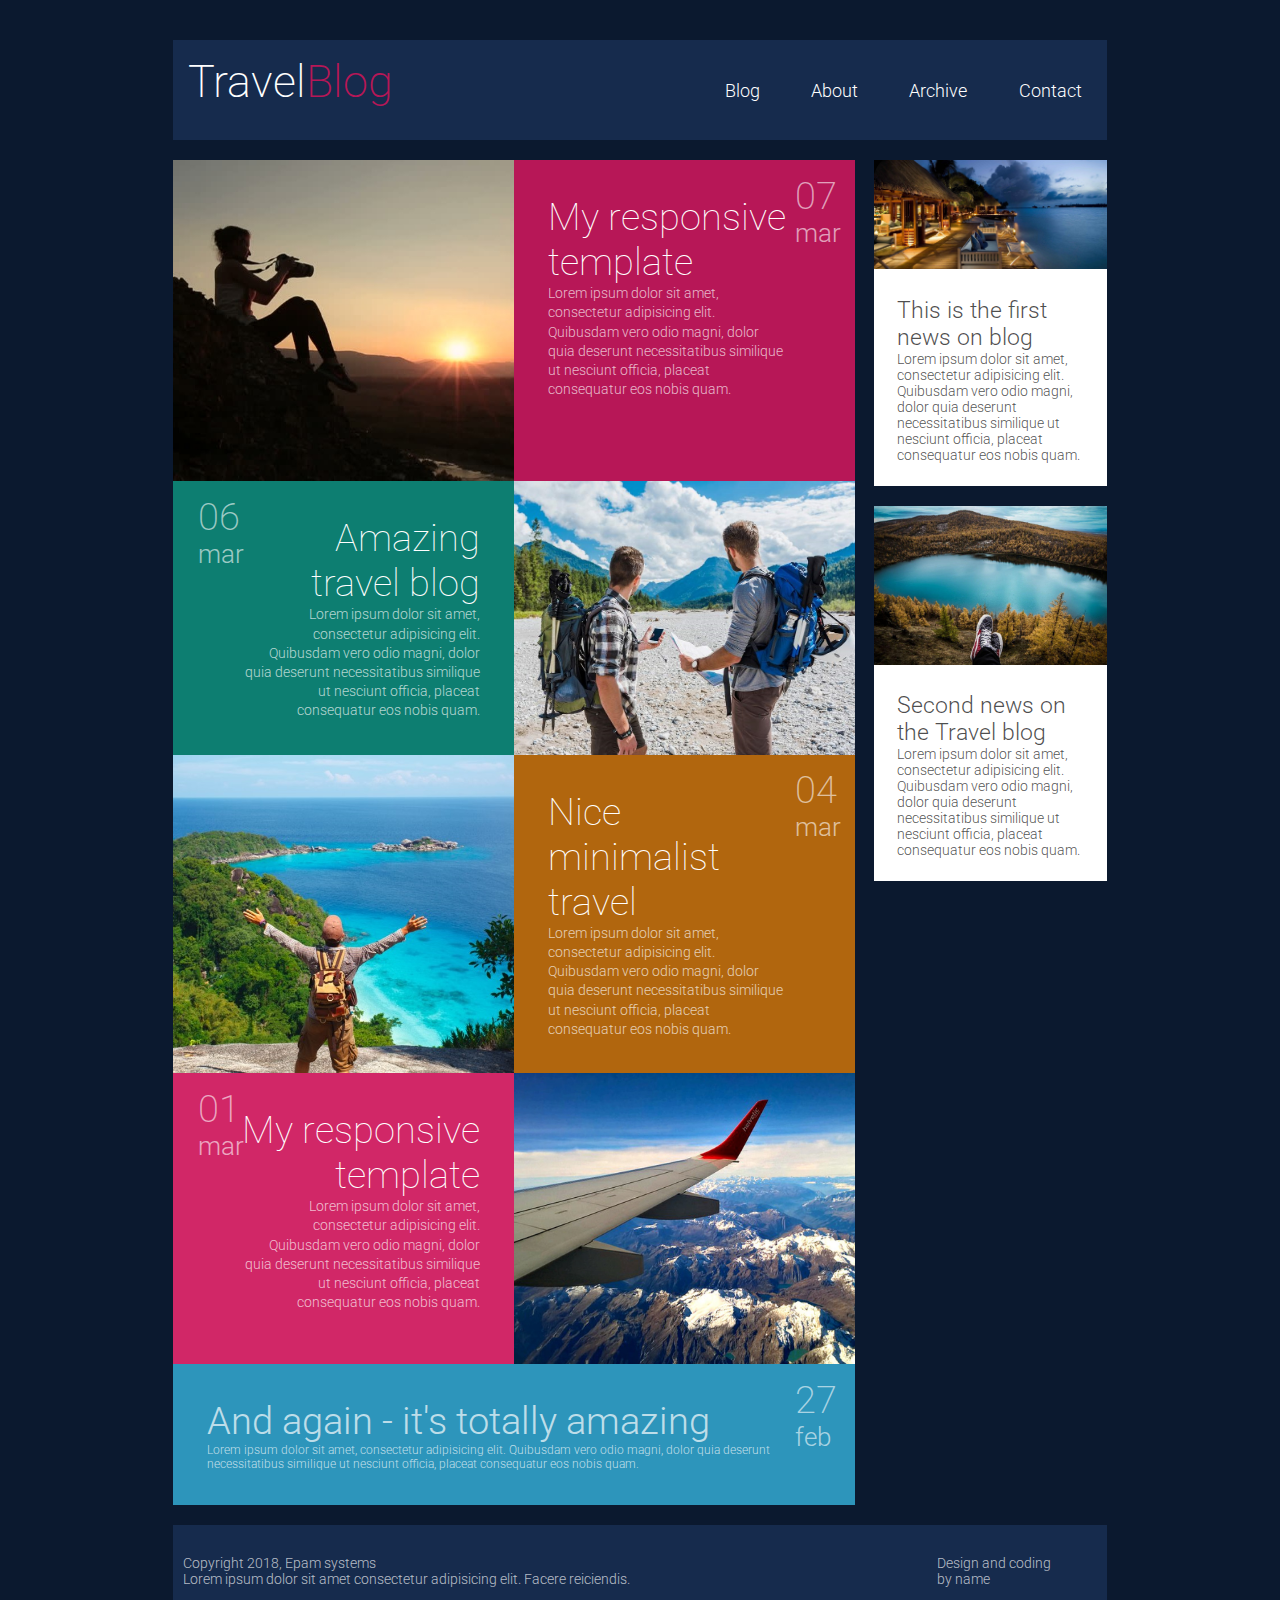
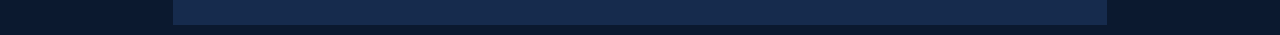
<file: FL11_HW5/homework/index.html>
<!DOCTYPE html>
<html lang="en">
<head>
  <meta charset="UTF-8">
  <meta name="viewport" content="width=device-width, initial-scale=1.0">
  <meta http-equiv="X-UA-Compatible" content="ie=edge">
  <link rel="stylesheet" href="css/styles.css">
  <link href='https://fonts.googleapis.com/css?family=Roboto:400,100,300,700&subset=latin,latin-ext' rel='stylesheet' type='text/css'>      
  <title>Responsive</title>
</head>
<body>
  <header>
    <nav class="nav-small">
        &#9776;
    </nav>
    <h1>Travel<span>Blog</span></h1>
    
    <nav class="nav-big">
      <a href="#">Blog</a>
      <a href="#">About</a>
      <a href="#">Archive</a>
      <a href="#">Contact</a>
    </nav>
  </header>
  <main>
    <section>
      <article class="tile_post post-1">
        <div class="date_wrap">
          <span class="date"><span class="day">07</span><br><span class="month">mar</span></span>
        </div>
        <div class="post_decr">
            <h2>My responsive template</h2>
            <p>Lorem ipsum dolor sit amet, consectetur adipisicing elit. Quibusdam vero odio magni, dolor quia deserunt necessitatibus similique ut nesciunt officia, placeat consequatur eos nobis quam. </p> 
        </div>
        <div class="post_image">
            <img src="./img/post1.jpg" alt="post1 image">
        </div>
      </article>
      <article class="tile_post post-2">
        <div class="date_wrap">
          <span class="date"><span class="day">06</span><br><span class="month">mar</span></span>
        </div>
        <div class="post_decr">
            <h2>Amazing travel blog</h2>
            <p>Lorem ipsum dolor sit amet, consectetur adipisicing elit. Quibusdam vero odio magni, dolor quia deserunt necessitatibus similique ut nesciunt officia, placeat consequatur eos nobis quam. </p> 
        </div>
        <div class="post_image">
            <img src="./img/post2.jpg" alt="post2 image">
        </div>
      </article>
      <article class="tile_post post-3">
        <div class="date_wrap">
          <span class="date"><span class="day">04</span><br><span class="month">mar</span></span>
        </div>
        <div class="post_decr">
            <h2>Nice minimalist travel</h2>
            <p>Lorem ipsum dolor sit amet, consectetur adipisicing elit. Quibusdam vero odio magni, dolor quia deserunt necessitatibus similique ut nesciunt officia, placeat consequatur eos nobis quam. </p> 
        </div>
        <div class="post_image">
            <img src="./img/post3.jpg" alt="post3 image">
        </div>
      </article>
      <article class="tile_post post-4">
        <div class="date_wrap">
          <span class="date"><span class="day">01</span><br><span class="month">mar</span></span>
        </div>
        <div class="post_decr">
            <h2>My responsive template</h2>
            <p>Lorem ipsum dolor sit amet, consectetur adipisicing elit. Quibusdam vero odio magni, dolor quia deserunt necessitatibus similique ut nesciunt officia, placeat consequatur eos nobis quam.  </p> 
        </div>
        <div class="post_image">
            <img src="./img/post4.jpg" alt="post4 image">
        </div>
      </article>
      <article class="tile_post post-5">
        <div class="date_wrap">
          <span class="date"><span class="day">27</span><br><span class="month">feb</span></span>
        </div>
        <div class="no_image_post_decr">
            <h2>And again - it's totally amazing</h2>
            <p>Lorem ipsum dolor sit amet, consectetur adipisicing elit. Quibusdam vero odio magni, dolor quia deserunt necessitatibus similique ut nesciunt officia, placeat consequatur eos nobis quam. </p> 
        </div>
      </article>
    </section>
    <aside>
      <article class="news">
        <div class="news-image"><img src="./img/news1.jpg" alt="news image"></div>
        <div class="news-decr">
          <h2>This is the first news on blog</h2>
          <p>
            Lorem ipsum dolor sit amet, consectetur adipisicing elit. Quibusdam vero odio magni, dolor quia deserunt necessitatibus similique ut nesciunt officia, placeat consequatur eos nobis quam. 
          </p> 
          </div>
        </article>
        <article class="news">
          <div class="news-image"><img src="./img/news2.jpg" alt="news image"></div>
          <div class="news-decr">
            <h2>Second news on the Travel blog</h2>
            <p>
              Lorem ipsum dolor sit amet, consectetur adipisicing elit. Quibusdam vero odio magni, dolor quia deserunt necessitatibus similique ut nesciunt officia, placeat consequatur eos nobis quam. </p> 
            </div>
          </article>
        </aside>
      </main>
        <footer>
    <div class="cr_1">
        <p>Copyright 2018, Epam systems</p>
        <p>Lorem ipsum dolor sit amet consectetur adipisicing elit. Facere reiciendis.</p>
    </div>
    <div class="cr_2">
        <p>Design and coding <br>by name</p>
    </div>
  </footer>
</body>
</html>
</file>
<file: FL11_HW1/homework/style.css>
html,body,div,span,applet,object,iframe,h1,h2,h3,h4,h5,h6,p,blockquote,pre,a,abbr,acronym,address,big,cite,code,del,dfn,em,font,img,ins,kbd,q,s,samp,small,strike,strong,sub,sup,tt,var,b,u,i,center,dl,dt,dd,ol,ul,li,fieldset,form,label,legend,table,caption,tbody,tfoot,thead,tr,th,td{background:transparent;border:0;margin:0;padding:0;vertical-align:baseline}body{line-height:1}h1,h2,h3,h4,h5,h6{clear:both;font-weight:normal}ol,ul{list-style:none}blockquote{quotes:none}blockquote:before,blockquote:after{content:'';content:none}del{text-decoration:line-through}table{border-collapse:collapse;border-spacing:0}a img{border:0}#container{float:left;margin:0 -240px 0 0;width:100%}#primary,#secondary{float:right;overflow:hidden;width:220px}#secondary{clear:right}#footer{clear:both;width:100%}.one-column #content{margin:0 auto;width:640px}.single-attachment #content{margin:0 auto;width:900px}body,input,textarea,.page-title span,.pingback a.url{font-family:Georgia,"Bitstream Charter",serif}h3#comments-title,h3#reply-title,#access .menu,#access div.menu ul,#cancel-comment-reply-link,.form-allowed-tags,#site-info,#site-title,#wp-calendar,.comment-meta,.comment-body tr th,.comment-body thead th,.entry-content label,.entry-content tr th,.entry-content thead th,.entry-meta,.entry-title,.entry-utility,#respond label,.navigation,.page-title,.pingback p,.reply,.widget-title,.wp-caption-text{font-family:"Helvetica Neue",Arial,Helvetica,"Nimbus Sans L",sans-serif}input[type="submit"]{font-family:"Helvetica Neue",Arial,Helvetica,"Nimbus Sans L",sans-serif}pre{font-family:"Courier 10 Pitch",Courier,monospace}code{font-family:Monaco,Consolas,"Andale Mono","DejaVu Sans Mono",monospace}#access .menu-header,div.menu,#colophon,#branding,#main,#wrapper{margin:0 auto;width:940px}#wrapper{background:#fff;margin-top:20px;padding:0 20px}#footer-widget-area{overflow:hidden}#footer-widget-area .widget-area{float:left;margin-right:20px;width:220px}#footer-widget-area #fourth{margin-right:0}#site-info{float:left;font-size:14px;font-weight:bold;width:700px}#site-generator{float:right;width:220px}body{background:#f1f1f1}body,input,textarea{color:#666;font-size:12px;line-height:18px}hr{background-color:#e7e7e7;border:0;clear:both;height:1px;margin-bottom:18px}p{margin-bottom:18px}ul{list-style:square;margin:0 0 18px 1.5em}ol{list-style:decimal;margin:0 0 18px 1.5em}ol ol{list-style:upper-alpha}ol ol ol{list-style:lower-roman}ol ol ol ol{list-style:lower-alpha}ul ul,ol ol,ul ol,ol ul{margin-bottom:0}dl{margin:0 0 24px 0}dt{font-weight:bold}dd{margin-bottom:18px}strong{font-weight:bold}cite,em,i{font-style:italic}big{font-size:131.25%}ins{background:#ffc;text-decoration:none}blockquote{font-style:italic;padding:0 3em}blockquote cite,blockquote em,blockquote i{font-style:normal}pre{background:#f7f7f7;color:#222;line-height:18px;margin-bottom:18px;overflow:auto;padding:1.5em}abbr,acronym{cursor:help}sup,sub{height:0;line-height:1;position:relative;vertical-align:baseline}sup{bottom:1ex}sub{top:.5ex}small{font-size:smaller}input{margin-bottom:10px}input[type="text"],input[type="password"],input[type="email"],input[type="url"],input[type="number"],textarea{background:#f9f9f9;border:1px solid #ccc;box-shadow:inset 1px 1px 1px rgba(0,0,0,0.1);-moz-box-shadow:inset 1px 1px 1px rgba(0,0,0,0.1);-webkit-box-shadow:inset 1px 1px 1px rgba(0,0,0,0.1);padding:2px}a:link{color:#06c}a:visited{color:#743399}a:active,a:hover{color:#ff4b33}.screen-reader-text{clip:rect(1px,1px,1px,1px);overflow:hidden;position:absolute !important;height:1px;width:1px}#header{padding:30px 0 0 0}#site-title{float:left;font-size:30px;line-height:36px;margin:0 0 18px 0;width:700px}#site-title a{color:#000;font-weight:bold;text-decoration:none}#site-description{color:#000;clear:right;float:right;font-style:italic;margin:15px 0 18px 0;opacity:.65;width:220px}#branding img{border-top:4px solid #000;border-bottom:1px solid #000;display:block;float:left}#access{background:#000;display:block;float:left;margin:0 auto;width:940px}#access .menu-header,div.menu{font-size:13px;margin-left:12px;width:928px}#access .menu-header ul,div.menu ul{list-style:none;margin:0}#access .menu-header li,div.menu li{float:left;position:relative}#access a{color:#aaa;display:block;line-height:38px;padding:0 10px;text-decoration:none}#access ul ul{box-shadow:0 3px 3px rgba(0,0,0,0.2);-moz-box-shadow:0 3px 3px rgba(0,0,0,0.2);-webkit-box-shadow:0 3px 3px rgba(0,0,0,0.2);display:none;position:absolute;top:38px;left:0;float:left;width:180px;z-index:99999}#access ul ul li{min-width:180px}#access ul ul ul{left:100%;top:0}#access ul ul a{background:#333;line-height:1em;padding:10px;width:160px;height:auto}#access li:hover>a,#access ul ul:hover>a{background:#333;color:#fff}#access ul li:hover>ul{display:block}#access ul li.current_page_item>a,#access ul li.current_page_ancestor>a,#access ul li.current-menu-ancestor>a,#access ul li.current-menu-item>a,#access ul li.current-menu-parent>a{color:#fff}* html #access ul li.current_page_item a,* html #access ul li.current_page_ancestor a,* html #access ul li.current-menu-ancestor a,* html #access ul li.current-menu-item a,* html #access ul li.current-menu-parent a,* html #access ul li a:hover{color:#fff}#main{clear:both;overflow:hidden;padding:40px 0 0 0}#content{margin-bottom:36px}#content,#content input,#content textarea{color:#333;font-size:16px;line-height:24px}#content p,#content ul,#content ol,#content dd,#content pre,#content hr{margin-bottom:24px}#content ul ul,#content ol ol,#content ul ol,#content ol ul{margin-bottom:0}#content pre,#content kbd,#content tt,#content var{font-size:15px;line-height:21px}#content code{font-size:13px}#content dt,#content th{color:#000}#content h1,#content h2,#content h3,#content h4,#content h5,#content h6{color:#000;line-height:1.5em;margin:0 0 20px 0}#content table{border:1px solid #e7e7e7;margin:0 -1px 24px 0;text-align:left;width:100%}#content tr th,#content thead th{color:#777;font-size:12px;font-weight:bold;line-height:18px;padding:9px 24px;border-right:1px solid #e7e7e7}#content tr td{border-top:1px solid #e7e7e7;padding:6px 24px;border-right:1px solid #e7e7e7}#content tr.odd td{background:#f2f7fc}.hentry{margin:0 0 48px 0}.home .sticky{background:#f2f7fc;border-top:4px solid #000;margin-left:-20px;margin-right:-20px;padding:18px 20px}.single .hentry{margin:0 0 36px 0}.page-title{color:#000;font-size:14px;font-weight:bold;margin:0 0 36px 0}.page-title span{color:#333;font-size:16px;font-style:italic;font-weight:normal}.page-title a:link,.page-title a:visited{color:#777;text-decoration:none}.page-title a:active,.page-title a:hover{color:#ff4b33}#content .entry-title{color:#000;font-size:21px;font-weight:bold;line-height:1.3em;margin-bottom:0}.entry-title a:link,.entry-title a:visited{color:#000;text-decoration:none}.entry-title a:active,.entry-title a:hover{color:#ff4b33}.entry-meta{color:#777;font-size:12px}.entry-meta abbr,.entry-utility abbr{border:0}.entry-meta abbr:hover,.entry-utility abbr:hover{border-bottom:1px dotted #666}.single-author .by-author{position:absolute !important;clip:rect(1px 1px 1px 1px);clip:rect(1px,1px,1px,1px)}.entry-content,.entry-summary{clear:both;padding:12px 0 0 0}.entry-content .more-link{white-space:nowrap}#content .entry-summary p:last-child{margin-bottom:12px}.entry-content fieldset{border:1px solid #e7e7e7;margin:0 0 24px 0;padding:24px}.entry-content fieldset legend{background:#fff;color:#000;font-weight:bold;padding:0 24px}.entry-content input{margin:0 0 24px 0}.entry-content input.file,.entry-content input.button{margin-right:24px}.entry-content label{color:#777;font-size:12px}.entry-content select{margin:0 0 24px 0}.entry-content sup,.entry-content sub{font-size:10px}.entry-content blockquote.left{float:left;margin-left:0;margin-right:24px;text-align:right;width:33%}.entry-content blockquote.right{float:right;margin-left:24px;margin-right:0;text-align:left;width:33%}.page-link{clear:both;color:#000;font-weight:bold;line-height:48px;word-spacing:.5em}.page-link a:link,.page-link a:visited{background:#f1f1f1;color:#333;font-weight:normal;padding:.5em .75em;text-decoration:none}.home .sticky .page-link a{background:#d9e8f7}.page-link a:active,.page-link a:hover{color:#ff4b33}body.page .edit-link{clear:both;display:block}#entry-author-info{background:#f2f7fc;border-top:4px solid #000;clear:both;font-size:14px;line-height:20px;margin:24px 0;overflow:hidden;padding:18px 20px}#entry-author-info #author-avatar{background:#fff;border:1px solid #e7e7e7;float:left;height:60px;margin:0 -104px 0 0;padding:11px}#entry-author-info #author-description{float:left;margin:0 0 0 104px}#entry-author-info h2{color:#000;font-size:100%;font-weight:bold;margin-bottom:0}.entry-utility{clear:both;color:#777;font-size:12px;line-height:18px}.entry-meta a,.entry-utility a{color:#777}.entry-meta a:hover,.entry-utility a:hover{color:#ff4b33}#content .video-player{padding:0}.format-standard .wp-video,.format-standard .wp-audio-shortcode,.format-audio .wp-audio-shortcode,.format-standard .video-player{margin-bottom:24px}.home #content .format-aside p,.home #content .category-asides p{font-size:14px;line-height:20px;margin-bottom:10px;margin-top:0}.format-gallery .size-thumbnail img,.category-gallery .size-thumbnail img{border:10px solid #f1f1f1;margin-bottom:0}.format-gallery .gallery-thumb,.category-gallery .gallery-thumb{float:left;margin-right:20px;margin-top:-4px}.home #content .format-gallery .entry-utility,.home #content .category-gallery .entry-utility{padding-top:4px}.attachment .entry-content .entry-caption{font-size:140%;margin-top:24px}.attachment .entry-content .nav-previous a:before{content:'\2190\00a0'}.attachment .entry-content .nav-next a:after{content:'\00a0\2192'}#content img.size-auto,#content img.size-full,#content img.size-large,#content img.size-medium,#content .entry-attachment img,#content .widget-container img{max-width:100%;height:auto}#ie8 #content img.size-auto,#ie8 #content img.size-full,#ie8 #content img.size-large,#ie8 #content img.size-medium,#ie8 #content .entry-attachment img{width:auto}.alignleft,img.alignleft{display:inline;float:left;margin-right:24px;margin-top:4px}.alignright,img.alignright{display:inline;float:right;margin-left:24px;margin-top:4px}.aligncenter,img.aligncenter{clear:both;display:block;margin-left:auto;margin-right:auto}img.alignleft,img.alignright,img.aligncenter{margin-bottom:12px}.wp-caption{background:#f1f1f1;line-height:18px;margin-bottom:20px;max-width:100%;padding:4px;text-align:center}.wp-caption img{margin:5px 5px 0;max-width:622px}.wp-caption p.wp-caption-text{color:#777;font-size:12px;margin:5px}.wp-smiley{margin:0}.gallery{margin:0 auto 18px}.gallery .gallery-item{float:left;margin-top:0;text-align:center}.gallery-columns-1 .gallery-item{width:100%}.gallery-columns-2 .gallery-item{width:50%}.gallery-columns-3 .gallery-item{width:33%}.gallery-columns-4 .gallery-item{width:25%}.gallery-columns-5 .gallery-item{width:20%}.gallery-columns-6 .gallery-item{width:16%}.gallery-columns-7 .gallery-item{width:14%}.gallery-columns-8 .gallery-item{width:12%}.gallery-columns-9 .gallery-item{width:11%}.gallery-columns-1 img{max-width:620px}.gallery-columns-2 img{max-width:288px}.gallery-columns-3 img{max-width:177px}.gallery-columns-4 img{max-width:122px}.gallery-columns-5 img{max-width:88px}.gallery-columns-6 img{max-width:66px}.gallery-columns-7 img{max-width:50px}.gallery-columns-8 img{max-width:39px}.gallery-columns-9 img{max-width:29px}.gallery-item img{height:auto}.gallery-columns-2 .attachment-medium{max-width:92%;height:auto}.gallery-columns-4 .attachment-thumbnail{max-width:84%;height:auto}.gallery .gallery-caption{color:#777;font-size:12px;margin:0 0 12px}.gallery dl{margin:0}.gallery img{border:10px solid #f1f1f1}.gallery br+br{display:none}#content .entry-attachment img{display:block;margin:0 auto}.navigation{color:#777;font-size:12px;line-height:18px;overflow:hidden}.navigation a:link,.navigation a:visited{color:#777;text-decoration:none}.navigation a:active,.navigation a:hover{color:#ff4b33}.nav-previous{float:left;width:50%}.nav-next{float:right;text-align:right;width:50%}#nav-above{margin:0 0 18px 0}#nav-above{display:none}.paged #nav-above,.single #nav-above{display:block}#nav-below{margin:-18px 0 0 0}#comments{clear:both}#comments .navigation{padding:0 0 18px 0}h3#comments-title,h3#reply-title{color:#000;font-size:20px;font-weight:bold;margin-bottom:0}h3#comments-title{padding:24px 0}.commentlist{list-style:none;margin:0}.commentlist li.comment{border-bottom:1px solid #e7e7e7;line-height:24px;margin:0 0 24px 0;padding:0 0 0 56px;position:relative}.commentlist li:last-child{border-bottom:0;margin-bottom:0}#comments .comment-body ul,#comments .comment-body ol{margin-bottom:18px}#comments .comment-body p:last-child{margin-bottom:6px}#comments .comment-body blockquote p:last-child{margin-bottom:24px}.commentlist ol{list-style:decimal}.commentlist .avatar{position:absolute;top:4px;left:0}.comment-author cite{color:#000;font-style:normal;font-weight:bold}.comment-author .says{font-style:italic}.comment-meta{font-size:12px;margin:0 0 18px 0}.comment-meta a:link,.comment-meta a:visited{color:#777;text-decoration:none}.comment-meta a:active,.comment-meta a:hover{color:#ff4b33}.commentlist .bypostauthor>div{background:#f2f7fc;border-top:4px solid #000;margin-bottom:10px;padding:10px 0 0 20px}.reply{font-size:12px;padding:0 0 24px 0}.reply a,a.comment-edit-link{color:#777}.reply a:hover,a.comment-edit-link:hover{color:#ff4b33}.commentlist .children{list-style:none;margin:0}.commentlist .children li{border:0;margin:0}.nopassword,.nocomments{display:none}#comments .pingback{border-bottom:1px solid #e7e7e7;margin-bottom:18px;padding-bottom:18px}.commentlist li.comment+li.pingback{margin-top:-6px}#comments .pingback p{color:#777;display:block;font-size:12px;line-height:18px;margin:0}#comments .pingback .url{font-size:13px;font-style:italic}input[type="submit"]{color:#333}form{text-align:right}input{width:200px}#respond{border-top:1px solid #e7e7e7;margin:24px 0;overflow:hidden;position:relative}#respond p{margin:0}#respond .comment-notes{margin-bottom:1em}.form-allowed-tags{line-height:1em}.children #respond{margin:0 48px 0 0}h3#reply-title{margin:18px 0}#comments-list #respond{margin:0 0 18px 0}#comments-list ul #respond{margin:0}#cancel-comment-reply-link{font-size:12px;font-weight:normal;line-height:18px}#respond .required{color:#ff4b33;font-weight:bold}#respond label{color:#777;font-size:12px}#respond input{margin:0 0 9px;width:98%}#respond textarea{width:98%}#respond .form-allowed-tags{color:#777;font-size:12px;line-height:18px}#respond .form-allowed-tags code{font-size:11px}#respond .form-submit{margin:12px 0}#respond .form-submit input{font-size:14px;width:auto}.widget-area ul{list-style:none;margin-left:0}.widget-area ul ul{list-style:square;margin-left:1.3em}.widget-area select{max-width:100%}.widget_search #s{width:60%}.widget_search label{display:none}.widget-container{word-wrap:break-word;-webkit-hyphens:auto;-moz-hyphens:auto;hyphens:auto;margin:0 0 18px 0}.widget-container .wp-caption img{margin:auto}.widget-container.widget_image .wp-caption{width:auto}.widget-container.widget_image .wp-caption img{margin-left:-8px}.widget-title{color:#222;font-size:14px;font-weight:bold}.widget-area a:link,.widget-area a:visited{text-decoration:none}.widget-area a:active,.widget-area a:hover{text-decoration:underline}.widget-area .entry-meta{font-size:11px}#wp_tag_cloud div{line-height:1.6em}#wp-calendar{width:100%}#wp-calendar caption{color:#222;font-size:14px;font-weight:bold;padding-bottom:4px;text-align:left}#wp-calendar thead{font-size:11px}#wp-calendar tbody{color:#aaa}#wp-calendar tbody td{background:#f5f5f5;border:1px solid #fff;padding:3px 0 2px;text-align:center}#wp-calendar tbody .pad{background:0}#wp-calendar tfoot #next{text-align:right}.widget_rss a.rsswidget{color:#000}.widget_rss a.rsswidget:hover{color:#ff4b33}.widget_rss .widget-title img{width:11px;height:11px}#main .widget-area ul{margin-left:0;padding:0 20px 0 0}#main .widget-area ul ul{border:0;margin-left:1.3em;padding:0}#main .widget-container.music-player ul{margin:0}#footer{margin-bottom:20px}#colophon{border-top:4px solid #000;margin-top:-4px;overflow:hidden;padding:18px 0}#site-info{font-weight:bold}#site-info a{color:#000;text-decoration:none}#site-generator{font-style:italic;position:relative}#site-generator a{background:url(images/wordpress.png) center left no-repeat;color:#666;display:inline-block;line-height:16px;padding-left:20px;text-decoration:none}#site-generator a:hover{text-decoration:underline}img#wpstats{display:block;margin:0 auto 10px}pre{-webkit-text-size-adjust:140%}code{-webkit-text-size-adjust:160%}#access,.entry-meta,.entry-utility,.navigation,.widget-area{-webkit-text-size-adjust:120%}#site-description{-webkit-text-size-adjust:none}@media print{body{background:none !important}#wrapper{clear:both !important;display:block !important;float:none !important;position:relative !important}#header{border-bottom:2pt solid #000;padding-bottom:18pt}#colophon{border-top:2pt solid #000}#site-title,#site-description{float:none;line-height:1.4em;margin:0;padding:0}#site-title{font-size:13pt}.entry-content{font-size:14pt;line-height:1.6em}.entry-title{font-size:21pt}#access,#branding img,#respond,.comment-edit-link,.edit-link,.navigation,.page-link,.widget-area{display:none !important}#container,#header,#footer{margin:0;width:100%}#content,.one-column #content{margin:24pt 0 0;width:100%}.wp-caption p{font-size:11pt}#site-info,#site-generator{float:none;width:auto}#colophon{width:auto}img#wpstats{display:none}#site-generator a{margin:0;padding:0}#entry-author-info{border:1px solid #e7e7e7}#main{display:inline}.home .sticky{border:0}}img{width:140px;vertical-align:middle;display:block;margin:0 auto;margin-left:calc(50% - 50px);margin-bottom:20px}nav>a{padding:10px;color:#0279c1}nav>a b:hover{color:#00527a}nav>a:visited{color:#0279c1}article{padding-left:10px}footer{margin-top:20px;padding:40px 20px;text-align:center;background:#3333}
</file>
<file: FL11_HW11/homework/assets/material-icons/material-icons.css>
@font-face {
  font-family: 'Material Icons';
  font-style: normal;
  font-weight: 400;
  src: url(MaterialIcons-Regular.eot); /* For IE6-8 */
  src: local('Material Icons'),
       local('MaterialIcons-Regular'),
       url(MaterialIcons-Regular.woff2) format('woff2'),
       url(MaterialIcons-Regular.woff) format('woff'),
       url(MaterialIcons-Regular.ttf) format('truetype');
}

.material-icons {
  font-family: 'Material Icons';
  font-weight: normal;
  font-style: normal;
  font-size: 24px;  /* Preferred icon size */
  display: inline-block;
  line-height: 1;
  text-transform: none;
  letter-spacing: normal;
  word-wrap: normal;
  white-space: nowrap;
  direction: ltr;

  /* Support for all WebKit browsers. */
  -webkit-font-smoothing: antialiased;
  /* Support for Safari and Chrome. */
  text-rendering: optimizeLegibility;

  /* Support for Firefox. */
  -moz-osx-font-smoothing: grayscale;

  /* Support for IE. */
  font-feature-settings: 'liga';
}
</file>
<file: FL11_HW11/homework/assets/styles.css>
body {
  margin: 0;
  padding: 0;
  box-sizing: border-box;
  user-select: none;
}

#root {
  display: flex;
  flex-direction: column;
  margin: 50px;
}

.title {
  color: lightskyblue;
  text-align: center;
  margin-bottom: 5px;
}

.notification {
  color: red;
  text-align: center;
  font-size: 14px;
  margin: 0 0 5px 0;
  visibility: visible;
}

.notification.hidden {
  visibility: hidden;
}

.divider {
  height: 5px;
  background-color: lightskyblue;
  opacity: .2;
  margin: 10px;
}

.big-input {
  color: lightskyblue;
  padding: 10px;
  border: 1px solid lightgrey;
  border-radius: 4px;
  width: 100%;
}

#add-button {
  padding: 5px;
}

.big-icon {
  font-size: 36px;
  color: lightgray;
}

.big-icon.active {
  color: lightskyblue;
}

.add-container {
  display: flex;
}

.small-input.hidden {
  display: none;
}

.save-icon.hidden {
  display: none;
}
.edit-icon.hidden {
  display: none;
}
.text-item.hidden {
  display: none;
}

.icon {
  color: lightskyblue;
}

.delete {
  margin-left: auto;
}

.save {
  margin-right: auto;
}

.list-item {
  display: flex;
}
.list-item.over {
  outline: 1px dotted lightgray;
}

.list-item.hidden {
  display: none;
}

.check-icon.hidden {
  display: none;
}

.done-icon.hidden{
  display: none;
}
</file>
<file: FL11_HW12/homework/assets/styles.css>
body {
  box-sizing: border-box;
}


.app-header,
.app-info {
  text-align: center;
}

.app-input {
  display: block;
  margin: auto;
  font-size: 1.2em;
  border-radius: 10px;
  padding: 3px 20px;
}
.btn {
  font-size: 1.2em;
  border-radius: 10px;
  padding: 3px 20px;
}
.cancel-btn {
  padding: 0 10px;
  margin-right: 70px;
}

.save-add-btn, .save-modify-btn {
  padding: 0 10px;
}

.btn-container {
  display: flex;
  justify-content: center;
  margin: 10px auto 10px auto;
}

.input-text {
  display: block;
  margin: auto;
  font-size: 1.2em;
  border-radius: 5px;
  padding: 3px 20px;
}
.btn-link {
  text-decoration: none;
}

.string-container {
  width: 400px;
  display: flex;
  margin: 10px 0 10px 0;
}


.app-info {
  display: flex;
  flex-direction: column;
  align-items: center;
  padding: 10px;
  font-size: 1.6em;
  width: 500px;
  margin: auto;

}

.task-title {
  display: inline-block;
  width: 100%;
}
.task-title.checked {
  background-color: darkgray;
}

.danger-alert {
  background-color: red;
  color: white;
  position: absolute;
  padding: 20px;
  top: 10px;
}
.danger-alert-right {
  background-color: red;
  color: white;
  position: absolute;
  padding: 20px;
  top: 10px;
  right: 0;
}

.clickEffect {
  position: fixed;
  box-sizing: border-box;
  border-style: dotted;
  border-color: #ff0ca2;
  border-radius: 50%;
  animation: clickEffect 0.6s ease-out;
  z-index: 9;
}
@keyframes clickEffect {
  0% {
    opacity: 1;
    width: 0.5em;
    height: 0.5em;
    margin: -0.25em;
    border-width: 0.5em;
  }
  100% {
    opacity: 0.2;
    width: 4em;
    height: 4em;
    margin: -2.0em;
    border-width: 0.03em;
  }
}
</file>
<file: FL11_HW2/homework/css/general.css>
/* 

please don't edit this styles

*/

h2.tm-section-title {
    color: lightskyblue;
}

a:focus {
    color: #666;
    outline: 0
}

ul {
    padding: 0;
    margin: 0
}

body {
    background-color: #f5f5f5;
    color: #000;
    font-family: 'Open Sans', Helvetica, Arial, sans-serif;
    font-size: 16px;
    font-weight: 300;
    padding-top: 30px;
    overflow-x: hidden
}

section:before {
    position: absolute;
    z-index: 1
}

.box,
.tm-content-box,
.tm-main-nav {
    background-color: #fff
}

.tm-sidebar {
    z-index: 10;
    position: fixed;
    left: 0;
    right: 0;
    top: 0;
    width: 100%;
}

.tm-sidebar ul{
    margin: 0px;
    display: flex;
}

.tm-main-nav {
    font-size: 1.5em;
    text-align: center
}

.tm-nav-item {
    list-style: none;
    width: 100%;
}

.tm-nav-item-link {
    border: 1px solid transparent;
    color: #666;
    display: block;
    padding: 10px;
    width: 100%;
    -webkit-transition: all .3s ease;
    transition: all .3s ease
}

.carousel-indicators li,
.tm-banner-inner {
    border: 1px solid lightgrey
}


.tm-nav-item-link.active,
.tm-nav-item-link:hover {
    color: #666;
    text-decoration: none;
}

.tm-nav-item-link:focus {
    text-decoration: none
}

.tm-banner-text,
.tm-banner-title,
.tm-section-title {
    color: #666;
    font-weight: 300;
    margin: 0
}

.tm-section-title {
    margin-bottom: 20px
}

.tm-section-title-box {
    margin-bottom: 0
}

.tm-banner-title {
    font-size: 3.3em;
    letter-spacing: 2px;
    text-transform: uppercase
}

.tm-main-content {
    padding-top: 70px;
}

.tm-content-box {
    overflow: hidden;
    margin-bottom: 30px
}

.padding-medium {
    padding: 40px
}

.tm-banner {
    padding: 30px
}

.tm-banner-inner {
    padding: 30px 0;
    height: 100%;
    text-align: center;
    display: flex;
    -webkit-box-orient: vertical;
    -webkit-box-direction: normal;
    -webkit-flex-direction: column;
    -ms-flex-direction: column;
    flex-direction: column;
    -webkit-box-align: center;
    -webkit-align-items: center;
    -ms-flex-align: center;
    align-items: center;
    -webkit-box-pack: center;
    -webkit-justify-content: center;
    -ms-flex-pack: center;
    justify-content: center
}

.tm-banner-inner img{
    width: 120px;
}

.tm-banner-text {
    font-size: 1.4em
}

.boxes,
.tm-box-bg-title {
    display: -webkit-box;
    display: -webkit-flex;
    display: -ms-flexbox
}

/*.flex-item {*/
    /*-webkit-box-flex: 0 1 auto;*/
    /*-webkit-flex: 0 1 auto;*/
    /*-ms-flex: 0 1 auto;*/
    /*flex: 0 1 auto*/
/*}*/

.section-description {
    line-height: 1.8;
    margin-bottom: 25px
}

.section-description:last-child {
    margin-bottom: 0
}

.tm-team-description-container {
    max-width: 500px
}

.tm-team-info {
    display: flex
}

.box {
    list-style: none;
    width: 33.3333%;
    height: auto;
}

.box-bg {
    position: relative
}

.box-img {
    width: 100%;
}

.tm-box-bg-title {
    position: absolute;
    top: 0;
    right: 0;
    bottom: 0;
    left: 0;
    display: flex;
    -webkit-box-align: center;
    -webkit-align-items: center;
    -ms-flex-align: center;
    align-items: center;
    -webkit-box-pack: center;
    -webkit-justify-content: center;
    -ms-flex-pack: center;
    justify-content: center
}

.boxes {
    display: flex;
    -webkit-flex-wrap: wrap;
    -ms-flex-wrap: wrap;
    flex-wrap: wrap
}

.gallery-container a {
    cursor: -webkit-zoom-in;
    cursor: zoom-in
}

.carousel {
    position: relative;
    height: auto;
    padding: 50px 50px 80px;
    text-align: center
}

.carousel-indicators {
    bottom: 30px
}

.carousel-content {
    color: #000;
    display: -webkit-box;
    display: -webkit-flex;
    display: -ms-flexbox;
    display: flex;
    -webkit-box-align: center;
    -webkit-align-items: center;
    -ms-flex-align: center;
    align-items: center
}

.carousel-indicators .active {
    background-color: lightgrey
}

.contact-form {
    overflow: hidden
}

.form-control {
    border-radius: 0;
    font-size: 1em
}

.form-control:focus {
    border-color: lightgrey;
    box-shadow: inset 0 1px 1px rgba(0, 0, 0, .075), 0 0 8px rgba(153, 153, 153, .45)
}

.form-group {
    margin-bottom: 20px
}

.form-group-2-col-left {
    padding-left: 0;
    padding-right: 5px
}

.form-group-2-col-right {
    padding-right: 0;
    padding-left: 5px
}

.mandatory-field:after {
    position: absolute;
    top: 0;
    right: 7px
}

.carousel-inner>.carousel-item>a>img, .carousel-inner>.carousel-item>img, .img-contact-us {
    width: 100%;
}

.tm-footer {
    color: #666;
    padding-bottom: 15px
}
</file>
<file: FL11_HW2/homework/css/style.css>
@media screen {

  .box-bg:hover {
    background-color: lightskyblue;
  }

  h2.tm-section-title:hover {
    color: white;
  }

  .tm-main-nav {
    box-shadow: 0px 0px 15px 1px rgba(61, 55, 61, 0.7);
  }

  #home {
    box-shadow: 0px 0px 15px 1px rgba(61, 55, 61, 0.7);
  }

  .tm-main-content>section{
    box-shadow: 0px 0px 15px 1px rgba(61, 55, 61, 0.7);
  }

  .tm-main-nav li :hover{
    background-color: lightgray;
  }

  .tm-banner {
    background-color: #76cdd7;
    box-shadow: 0px 0px 15px 1px rgba(61, 55, 61, 0.7);
  }

  .tm-banner-text {
    text-shadow: 0px 10px 2px #76cdd7, 0px 3px 0px #76cdd7;
    letter-spacing: 0.2em;
    word-spacing: 0.6em;
    animation-duration: 3s;
    animation-name: spinner;
  }

  @keyframes spinner {
    from {
      transform: rotateY(0deg);
    }
    to {
      transform: rotateY(-360deg);
    }
  }



  .tm-banner-inner {
    background-color: #fff;
  }

  .tm-content-box.flex-2-col {
    display: flex;
    flex-direction: row;
  }

  .padding-medium.flex-item.tm-team-description-container {
    padding-top: 215px;
  }
 
  #home + section h2 + p {
    font-style: italic;
    text-indent: 25px;
    line-height: 1.9;
  }

  .padding-medium.flex-item.tm-team-description-container h2 + p{
    font-style: italic;
    text-indent: 25px;
    line-height: 1.9;
  }

  #tmCarousel h2 + p{
    font-style: italic;
    text-indent: 25px;
    line-height: 1.9;
  }

  .tm-content-box.flex-2-col p.tm-section-description {
    text-indent: 25px;
    line-height: 1.9;
  }

  .blocks p.tm-section-description + p {
    text-indent: 25px;
    line-height: 1.9;
  }

  .heading.tm-content-box .padding-medium h2 {
    color: lightskyblue;
    text-align: center;
  }

  #home + section {
    position: relative;
  }

  #home + section::before {
    content: "";
    width: 0;
    height: 0;
    position: absolute;
    top: 0;
    left: 0;
    border-top: 45px solid lightskyblue;
    border-right: 45px solid transparent;
  }

  .heading.tm-content-box ol	{
      list-style-type: lower-roman;
  }
  .heading.tm-content-box ol a:link {
    color: #000;
  }  

  .heading.tm-content-box ol a:visited{
      color: #ffb347;
  }

  .heading.tm-content-box ol a:hover{
    color: #ffb347;
    font-weight: bold;
    text-decoration: none;
    border-left: 2px solid #ffb347;
    padding-left: 2px;
  }

  .heading.tm-content-box ol li .text:after{
    content: "New";
    color:red;
    position: relative; 
    top: -0.5em; 
    font-size: 80%;
  }
  .heading.tm-content-box ol li {
   text-indent: 5px;
  }

  .heading.tm-content-box {
    position: relative;
  }

  .heading.tm-content-box::before {
    content: "";
    width: 0;
    height: 0;
    position: absolute;
    top: 0;
    left: 0;
    border-top: 45px solid lightskyblue;
    border-right: 45px solid transparent;
  }

  section.blocks {
    position: relative;
  }

  section.blocks::before {
    content: "";
    width: 0;
    height: 0;
    position: absolute;
    top: 0;
    left: 0;
    border-top: 45px solid lightskyblue;
    border-right: 45px solid transparent;
  }

  #ideas {
    position: relative;
  }

  #ideas::before {
    content: "";
    width: 0;
    height: 0;
    position: absolute;
    top: 0;
    left: 0;
    border-top: 45px solid lightskyblue;
    border-right: 45px solid transparent;
  }

  section.tm-content-box {
    position: relative;
  }

  section.tm-content-box::before {
    content: "";
    width: 0;
    height: 0;
    position: absolute;
    top: 0;
    left: 0;
    border-top: 45px solid lightskyblue;
    border-right: 45px solid transparent;
  }

  .blocks .padding-medium.flex-item.tm-team-description-container {
    padding-top: 40px;

  }

  li.box.box-work {
    padding: 10px;
    text-indent: 0;
  }

  li.box.box-work p::first-letter{
    font-size: 150%;
  }
  li.box.box-work p{
    font-style: italic;
  }

  li.box.box-work:nth-child(even){
    background-color: #f5f5f5;
  }

  #contact_name {
    border: none;
    border-bottom: 2px solid lightskyblue;
    border-radius: 3px;
  }
  
  #contact_name:focus {
    border: 2px solid lightskyblue;
    background-color:lightskyblue;
    color: white;
    border-radius: 3px;
  }

  #contact_subject {
    border: none;
    border-bottom: 2px solid lightskyblue;
    border-radius: 3px;
  }

  #contact_subject:focus {
    border: 2px solid lightskyblue;
    background-color:lightskyblue;
    color: white;
    border-radius: 3px;
  }

  #contact_message {
    border: 2px solid lightskyblue;
    border-radius: 5px;
    resize: none;
  }

  #contact_message:focus {
    border: 2px solid lightskyblue;
    background-color:lightskyblue;
    color: white;
    border-radius: 5px;
  }

  #contact_email {
    border: none;
    border-bottom: 2px solid lightskyblue;
    border-radius: 3px;
    position: relative;
  }

  #contact_email:focus {
    border: 2px solid lightskyblue;
    background-color:lightskyblue;
    color: white;
    border-radius: 3px;
  }

  .form-group-2-col-right.mandatory-field{
    position: relative;
  }

  .form-group-2-col-right.mandatory-field::after {
    display: block;
    content: "";
    background: url('../img/email-icon.png');
    background-size: cover;
    background-repeat: no-repeat;
    position: absolute;
    right: 0;
    top: 5px;
    width: 30px;
    height: 30px;
  }

  #contact {
    position: relative;
    padding-bottom: 110px;
  }

  .btn.btn-primary.submit-btn {
    display: block;
    background: transparent;
    color: lightskyblue;
    border: 2px solid lightskyblue;
    padding: 15px 60px;
    position: absolute;
    right: 40px;
    bottom: 7%;
    font-size: 140%;  
  }

  .btn.btn-primary.submit-btn:hover {
    display: block;
    background-color: lightskyblue;;
    color: white;
  }
}





@media print {

	.tm-sidebar {
		display: none;
	}

  .tm-team-img {
		display: none;
	}

  #about {
		display: none;
	}

  .gallery-container {
		display: none;
	}

  .carousel-indicators {
		display: none;
	}

	.tm-main-content {
		margin-top: 0;
		padding-top: 0;
	} 

  body {
		padding-top: 0;
	}

  .tm-team-description-container {
    padding: 0;
    max-width: none;
	}

  .tm-section-title {
    display: block;
		text-align: center;
    margin-bottom: 20px;
    margin-top: 20px;
    text-transform: uppercase;
	}	

  .tm-section-description {
    text-align: center;
    padding-left: 70px;
    padding-right: 70px;
    margin-bottom: 20px;
	}
  
  .tm-content-box {
    margin-bottom: 10px;
  }

	#home {
		margin-bottom: 0;
	}

  #tmCarousel {
		padding: 0;
		margin-bottom: 0;
	}

  .tm-content-box.flex-2-col{
		margin-bottom: 0;
  } 

  .blocks .tm-content-box {
		display: none;
	}

  section.tm-content-box img {
		display: none;
	}

  #contact {
		display: none;
	}

  .heading.tm-content-box .padding-medium {
		margin-bottom: 0;
		padding: 0;
	}

	.heading.tm-content-box h2 {
		color: lightskyblue;
		font-weight: 300;
    text-align: center;
    margin-top: 20px;
	}
	div.container{
		background-color: #fff;
	}
	.heading.tm-content-box ol {
		list-style: none;
		padding: 0;
		max-width: 300px;
		margin-left: auto;
		margin-right: auto;	
	}
	.heading.tm-content-box ol li::first-letter {
		font-size: 2rem;
		color: lightskyblue;
	}
	.heading.tm-content-box ol li a{
		color: #000;
	}
	.heading.tm-content-box ol li:nth-child(even) {
		text-align: right;
	}
	.heading.tm-content-box ol li:nth-child(odd) {
		text-align: left;
	}
}
</file>
<file: FL11_HW3/homework/css/style1.css>
body {
  margin: 0;
  background-color: white; }

.header {
  background-image: url("../img/m-h-day.jpg");
  background-repeat: norepeat;
  background-size: 1920px;
  margin-top: -188px;
  padding: 0;
  height: 1090px;
  z-index: 1;
  position: relative;
  border-bottom-right-radius: 40% 35%;
  width: 1920px; }
  .header .header-wrap {
    margin-left: 180px;
    position: relative;
    max-width: 900px; }
    .header .header-wrap .landing-logo > img {
      display: inline-block;
      color: white;
      position: relative;
      background-color: trasparent;
      width: 55px;
      margin-left: 12px;
      margin-top: 212px; }
    .header .header-wrap .landing-logo > img + p {
      display: inline-block;
      position: absolute;
      font-size: 190%;
      font-family: "Hind", sans-serif;
      font-weight: 600;
      color: #2c2f3c;
      left: 85px;
      top: 177px; }
    .header .header-wrap .landing-logo > img + p > span {
      display: block;
      position: absolute;
      text-align: center;
      width: 100%;
      font-size: 42%;
      font-family: "Hind", sans-serif;
      font-weight: 600;
      color: #2c2f3c;
      top: 40px; }
    .header .header-wrap .header_heading {
      font-size: 560%;
      font-family: "Source Sans Pro", sans-serif;
      font-weight: 900;
      color: #2c2f3c;
      line-height: 1;
      margin-left: 15px;
      margin-top: 88px;
      position: relative;
      margin-bottom: 45px; }
      .header .header-wrap .header_heading::after {
        display: block;
        width: 375px;
        height: 30px;
        content: '';
        background-color: #14a0c7;
        position: absolute;
        z-index: -1;
        top: 150px; }
    .header .header-wrap .header_text {
      font-size: 130%;
      line-height: 1.45;
      font-family: "Hind", sans-serif;
      color: #2c2f3c;
      white-space: pre-wrap;
      margin-left: -40px;
      margin-bottom: 47px; }
    .header .header-wrap .header_button {
      position: absolute;
      width: 180px;
      height: 60px;
      border: none;
      border-radius: 4px;
      color: white;
      background-color: #699900;
      font-family: "Source Sans Pro", sans-serif;
      font-size: 140%;
      font-weight: 600;
      margin-left: 12px; }

main .section_text {
  font-size: 330%;
  font-family: "Source Sans Pro", sans-serif;
  font-weight: 600;
  color: #2c2f3c;
  position: relative;
  margin-bottom: 45px;
  margin-top: 43px;
  margin-left: 700px; }
  main .section_text::after {
    display: block;
    width: 238px;
    height: 16px;
    content: '';
    background-color: #14a0c7;
    position: absolute;
    z-index: -1;
    top: 40px;
    left: 270px; }
main .section_card_wrap {
  display: flex;
  width: 1540px;
  padding-left: 190px;
  padding-right: 190px;
  justify-content: space-between;
  position: relative;
  margin-bottom: 265px; }
  main .section_card_wrap .section_card {
    padding: 10px;
    background-color: #21232e;
    border-radius: 7px;
    height: 550px;
    width: 475px;
    position: relative;
    text-align: center;
    z-index: 1; }
    main .section_card_wrap .section_card .section_card_img {
      margin: 15px;
      width: 445px;
      border-radius: 7px; }
    main .section_card_wrap .section_card .section_card_heading {
      font-size: 190%;
      font-family: "Source Sans Pro", sans-serif;
      font-weight: 600;
      color: white;
      margin-top: 0px;
      display: inline-block;
      text-align: center;
      position: relative;
      margin-bottom: 5px; }
      main .section_card_wrap .section_card .section_card_heading .section_card_underline {
        position: absolute;
        top: 60%;
        height: 16px;
        width: 98%;
        left: 1%;
        background-color: #14a0c7;
        z-index: -1; }
    main .section_card_wrap .section_card .section_card_text {
      color: #bbc3ce;
      font-size: 127%;
      font-family: "Hind", sans-serif;
      margin-top: 0;
      padding: 15px;
      line-height: 1.5; }
    main .section_card_wrap .section_card:nth-child(3) .section_card_text {
      margin-top: 15px; }
main .section_banner {
  position: absolute;
  margin-top: -90px;
  margin-left: 360px;
  margin-right: 360px;
  width: 1200px;
  height: 180px;
  border-radius: 5px;
  background-image: linear-gradient(to right, #679708, #2f5dce);
  z-index: 1; }
  main .section_banner .section_banner_text_wrap {
    padding-top: 30px;
    padding-left: 130px; }
    main .section_banner .section_banner_text_wrap .section_banner_heading {
      font-size: 235%;
      font-family: "Source Sans Pro", sans-serif;
      font-weight: 900;
      color: #2c2f3c;
      margin-top: 0px;
      display: inline-block;
      text-align: center;
      position: relative;
      margin-bottom: 5px; }
      main .section_banner .section_banner_text_wrap .section_banner_heading::after {
        display: block;
        width: 75px;
        height: 16px;
        content: '';
        background-color: #14a0c7;
        position: absolute;
        z-index: -1;
        top: 25px;
        left: 150px; }
    main .section_banner .section_banner_text_wrap .section_banner_text {
      color: #bbc3ce;
      font-size: 125%;
      font-family: "Hind", sans-serif;
      margin-top: 0;
      line-height: 1.5;
      margin-top: 15px; }
  main .section_banner .section_banner_button {
    position: absolute;
    width: 180px;
    height: 60px;
    border: none;
    border-radius: 4px;
    color: white;
    background-color: #699900;
    font-family: "Source Sans Pro", sans-serif;
    font-size: 140%;
    font-weight: 600;
    margin-left: 895px;
    margin-top: -90px; }

footer, footer .footer-wrap {
  display: block; }
  footer .footer-wrap {
    width: 1920px;
    height: 300px;
    background-color: #21232e;
    position: relative;
    display: flex;
    align-items: center;
    padding-top: 50px; }
    footer .footer-wrap img {
      display: inline-block;
      color: white;
      position: relative;
      background-color: trasparent;
      width: 55px;
      margin-left: 190px;
      margin-top: 0px; }
      footer .footer-wrap img + p, footer .footer-wrap .footer-wrap img + p {
        display: inline-block;
        position: absolute;
        font-size: 190%;
        font-family: "Hind", sans-serif;
        font-weight: 600;
        color: #2c2f3c;
        color: #c0c3ce;
        top: 135px;
        left: 265px; }
        footer .footer-wrap img + p > span {
          display: block;
          position: absolute;
          text-align: center;
          width: 100%;
          font-size: 42%;
          font-family: "Hind", sans-serif;
          font-weight: 600;
          color: #2c2f3c;
          top: 40px;
          color: #c0c3ce; }
    footer .footer-wrap .footer_logo.landing-logo {
      display: inline-block;
      width: 500px; }
    footer .footer-wrap .footer_text {
      width: 370px;
      margin-left: 225px;
      display: inline-block;
      color: #c0c3ce;
      font-size: 110%;
      font-family: "Hind", sans-serif;
      font-weight: 300;
      line-height: 1.4; }
    footer .footer-wrap .footer-cr {
      font-size: 120%;
      font-family: "Hind", sans-serif;
      font-weight: 300;
      display: inline-block;
      color: #c0c3ce;
      margin-left: 400px; }
</file>
<file: FL11_HW3/homework/css/style2.css>
body {
  margin: 0;
  background-color: #21232e; }

.header {
  background-image: url("../img/m-h-night.jpg");
  background-repeat: norepeat;
  background-size: 1920px;
  margin-top: -188px;
  padding: 0;
  height: 1090px;
  z-index: 1;
  position: relative;
  border-bottom-right-radius: 40% 35%;
  width: 1920px; }
  .header .header-wrap {
    margin-left: 180px;
    position: relative;
    max-width: 900px; }
    .header .header-wrap .landing-logo > img {
      display: inline-block;
      color: white;
      position: relative;
      background-color: trasparent;
      width: 55px;
      margin-left: 12px;
      margin-top: 212px; }
    .header .header-wrap .landing-logo > img + p {
      display: inline-block;
      position: absolute;
      font-size: 190%;
      font-family: "Fresca", sans-serif;
      font-weight: 600;
      color: #fff;
      left: 85px;
      top: 177px; }
    .header .header-wrap .landing-logo > img + p > span {
      display: block;
      position: absolute;
      text-align: center;
      width: 100%;
      font-size: 42%;
      font-family: "Fresca", sans-serif;
      font-weight: 600;
      color: white;
      top: 40px; }
    .header .header-wrap .header_heading {
      font-size: 560%;
      font-family: "Source Sans Pro", sans-serif;
      font-weight: 900;
      color: white;
      line-height: 1;
      margin-left: 15px;
      margin-top: 88px;
      position: relative;
      margin-bottom: 45px; }
      .header .header-wrap .header_heading::after {
        display: block;
        width: 375px;
        height: 30px;
        content: '';
        background-color: #ff4e33;
        position: absolute;
        z-index: -1;
        top: 150px; }
    .header .header-wrap .header_text {
      font-size: 130%;
      line-height: 1.45;
      font-family: "Fresca", sans-serif;
      color: white;
      white-space: pre-wrap;
      margin-left: -40px;
      margin-bottom: 47px; }
    .header .header-wrap .header_button {
      position: absolute;
      width: 180px;
      height: 60px;
      border: none;
      border-radius: 4px;
      color: white;
      background-color: #e3ac00;
      font-family: "Source Sans Pro", sans-serif;
      font-size: 140%;
      font-weight: 600;
      margin-left: 12px; }

main .section_text {
  font-size: 330%;
  font-family: "Source Sans Pro", sans-serif;
  font-weight: 600;
  color: white;
  position: relative;
  margin-bottom: 45px;
  margin-top: 43px;
  margin-left: 700px; }
  main .section_text::after {
    display: block;
    width: 238px;
    height: 16px;
    content: '';
    background-color: #ff4e33;
    position: absolute;
    z-index: -1;
    top: 40px;
    left: 270px; }
main .section_card_wrap {
  display: flex;
  width: 1540px;
  padding-left: 190px;
  padding-right: 190px;
  justify-content: space-between;
  position: relative;
  margin-bottom: 265px; }
  main .section_card_wrap .section_card {
    padding: 10px;
    background-color: #3b3f50;
    border-radius: 7px;
    height: 550px;
    width: 475px;
    position: relative;
    text-align: center;
    z-index: 1; }
    main .section_card_wrap .section_card .section_card_img {
      margin: 15px;
      width: 445px;
      border-radius: 7px; }
    main .section_card_wrap .section_card .section_card_heading {
      font-size: 190%;
      font-family: "Source Sans Pro", sans-serif;
      font-weight: 600;
      color: white;
      margin-top: 0px;
      display: inline-block;
      text-align: center;
      position: relative;
      margin-bottom: 5px; }
      main .section_card_wrap .section_card .section_card_heading .section_card_underline {
        position: absolute;
        top: 60%;
        height: 16px;
        width: 98%;
        left: 1%;
        background-color: #ff4e33;
        z-index: -1; }
    main .section_card_wrap .section_card .section_card_text {
      color: #bbc3ce;
      font-size: 127%;
      font-family: "Fresca", sans-serif;
      margin-top: 0;
      padding: 15px;
      line-height: 1.5; }
    main .section_card_wrap .section_card:nth-child(3) .section_card_text {
      margin-top: 15px; }
main .section_banner {
  position: absolute;
  margin-top: -90px;
  margin-left: 360px;
  margin-right: 360px;
  width: 1200px;
  height: 180px;
  border-radius: 5px;
  background-image: linear-gradient(to right, #dba008, #96334f);
  z-index: 1; }
  main .section_banner .section_banner_text_wrap {
    padding-top: 30px;
    padding-left: 130px; }
    main .section_banner .section_banner_text_wrap .section_banner_heading {
      font-size: 235%;
      font-family: "Source Sans Pro", sans-serif;
      font-weight: 900;
      color: white;
      margin-top: 0px;
      display: inline-block;
      text-align: center;
      position: relative;
      margin-bottom: 5px; }
      main .section_banner .section_banner_text_wrap .section_banner_heading::after {
        display: block;
        width: 75px;
        height: 16px;
        content: '';
        background-color: #ff4e33;
        position: absolute;
        z-index: -1;
        top: 25px;
        left: 150px; }
    main .section_banner .section_banner_text_wrap .section_banner_text {
      color: #bbc3ce;
      font-size: 125%;
      font-family: "Fresca", sans-serif;
      margin-top: 0;
      line-height: 1.5;
      margin-top: 15px; }
  main .section_banner .section_banner_button {
    position: absolute;
    width: 180px;
    height: 60px;
    border: none;
    border-radius: 4px;
    color: white;
    background-color: #e3ac00;
    font-family: "Source Sans Pro", sans-serif;
    font-size: 140%;
    font-weight: 600;
    margin-left: 895px;
    margin-top: -90px; }

footer, footer .footer-wrap {
  display: block; }
  footer .footer-wrap {
    width: 1920px;
    height: 300px;
    background-color: #3b3f50;
    position: relative;
    display: flex;
    align-items: center;
    padding-top: 50px; }
    footer .footer-wrap img {
      display: inline-block;
      color: white;
      position: relative;
      background-color: trasparent;
      width: 55px;
      margin-left: 190px;
      margin-top: 0px; }
      footer .footer-wrap img + p, footer .footer-wrap .footer-wrap img + p {
        display: inline-block;
        position: absolute;
        font-size: 190%;
        font-family: "Fresca", sans-serif;
        font-weight: 600;
        color: #fff;
        top: 135px;
        left: 265px; }
        footer .footer-wrap img + p > span {
          display: block;
          position: absolute;
          text-align: center;
          width: 100%;
          font-size: 42%;
          font-family: "Fresca", sans-serif;
          font-weight: 600;
          color: white;
          top: 40px; }
    footer .footer-wrap .footer_logo.landing-logo {
      display: inline-block;
      width: 500px; }
    footer .footer-wrap .footer_text {
      width: 370px;
      margin-left: 225px;
      display: inline-block;
      color: #c0c3ce;
      font-size: 110%;
      font-family: "Fresca", sans-serif;
      font-weight: 300;
      line-height: 1.4; }
    footer .footer-wrap .footer-cr {
      font-size: 120%;
      font-family: "Fresca", sans-serif;
      font-weight: 300;
      display: inline-block;
      color: #c0c3ce;
      margin-left: 400px; }
</file>
<file: FL11_HW5/homework/css/styles.css>
* {
  margin: 0;
  padding: 0;
}

body {
  font-family: roboto;
  background: #0b192f;
  width: 73%;
  margin: 0 auto;
}

.nav-small {
  display: none;
}

.post-1 {
	background: #B71757;
}

.post-2 {
	background: #0D7E71;
}

.post-3 {
	background: #b1660e;
}

.post-4 {
	background: #d12767;
}

.post-5 {
	background: #2d95bb;
}

.post_decr{
  width: 35%;
  padding: 5%;
}

.post_decr h2{
  font-weight: 100;
  font-size: 3vw;
  color: white;
}

.post_decr p{
  font-weight: 300;
  font-size: 14px;
  line-height: 1.5vw;
  padding-left: 0;
  box-sizing: border-box;
}

.date_wrap{
  width: 5%;
  position: relative;
  top: 1vw;
}

.no_image_post_decr {
  width: 90%;
  padding: 5%;
}

.no_image_post_decr h2{
  font-weight: 300;
  font-size: 3vw;
}

.no_image_post_decr p{
  font-weight: 300;
  font-size: 12px;
}

article {
  display: flex;
  width: 100%;
  color:white;
}

.tile_post:nth-child(odd) {
  flex-direction: row-reverse;
}

.tile_post:nth-child(even) {
  flex-direction: row;
}

.tile_post:nth-child(even) h2{
  text-align: right;
}

.tile_post:nth-child(even) p{
  text-align: right;
}

.tile_post:nth-child(odd) .date_wrap{
  right: 2vw;
}

.tile_post:nth-child(even) .date_wrap{
  right: -2vw;
}

.post_image{
  width: 50%;
}

img{ 
  width: 100%;
  height: 100%;
  object-fit: cover;
}

header{
  background: #162b4d;
  color: #fff;
  height: 100px;
  font-weight: 100;
}

header span{
  color:#B71757;
}

h1{
  font-weight: 200;
  font-size: 45px;
  float: left;
  padding: 15px;
}

.nav-big{
  display: flex;
  position: relative;
  justify-content: flex-end;
  margin-top: 40px;
}

.nav-big a{
  text-decoration: none;
  font-size: 18px;
  font-weight: 300;
  color:#fff;
  padding: 40px 2vw;
}

article, footer{
  color: rgba(255, 255, 255, 0.7);
}

section{
  width: 73%;
  margin: 20px 0px 20px 0;
  float: left;
}

.day{
  font-size: 3vw;
  font-weight: 200;
  color: rgba(255, 255, 255, 0.6);
}

.month{
  font-size: 2vw;
  font-weight: 300;
  color: rgba(255, 255, 255, 0.6);
}

aside{
  width: 25%;
  float: right;
}

aside article{
  flex-direction: column;
  color: black;
  background: #fff;
  margin: 20px 0 20px 0;
  color: rgba(0, 0, 0, 0.7);
}

.news-decr{
  padding: 10%;
}

.news-decr h2{
  font-weight: 300;
  font-size: 1.8vw;
}

.news-decr p{
  font-weight: 300;
  font-size: 14px;
}

footer{
  background-color: #162b4d;
  clear: both;
  height: 100px;
  margin: 0 0 10px 0;
}

.cr_1{
  float: left;
  width: 70%;
  font-size: 14px;
  font-weight: 300;
  padding: 30px 10px 30px 10px;
}

.cr_2{
  width: 15%;
  font-size: 14px;
  float: right;
  font-weight: 300;
  padding: 30px;
}

.nav-big a:hover {
   background-color: rgba(184, 184, 184, .1);
}

.post_image:hover, .post_decr:hover {
   filter: opacity(49%);
   cursor: pointer
  }
  
@media only screen and (max-width: 768px) {
  .tile_post:nth-child(even), .tile_post:nth-child(odd) {
    flex-direction: column-reverse;
    align-items: center;
  }
    
  .tile_post:nth-child(even) h2, .tile_post:nth-child(even) span{
    text-align: left;
  }

    .post_decr h2{
    font-size: 4vw;
  }

  .news-decr h2{ 
    font-size: 3vw;
  }

  .no_image_post_decr h2{
    font-size: 4vw;
  }

  .nav-big {
    display: none;
  }

  section{
    width: 60%;
  }

  aside{
    width: 35%;
    float: right;
  }

  footer{
    height: 150px;
  }

  article .post_decr{
    width: 95%;
    padding: 5%;
  }

  .post_image{
    width: 100%;
  }

  img{
    width: 100%;
    height: auto;
  }

  .tile_post .date_wrap {
    width: 100%;
    text-align: center;
    top: 0;
    font-size: 3vw;
  }

  .tile_post:nth-child(odd) .date_wrap{
    right: 0;
  
  }
  .tile_post:nth-child(even) .date_wrap{
    right: 0;
  }

  .cr_1{
    width: 100%;
    text-align: center;
    padding:30px 0 0 0;
  }
  .cr_2{
    width: 100%;
    text-align: center;
    padding: 0px;
  }
  .post_decr p{
    line-height: 3vw;
  }
  .nav-small{
    display: block;
    text-align: center;
  }
  h1{
    float: none;
    text-align: center;
  }
}

@media only screen and (max-width: 480px) {
  .tile_post .date_wrap .day{
    font-size: 6vw ;
  }

  .month {
    font-size: 3vw ;
  }

  section {
    flex-direction: column-reverse;
    width: 100%;
    margin: 20px 0 0 0;
  }

  .post_decr p{
    line-height: 7vw; 
  }

  .post_decr h2, .no_image_post_decr h2{
    font-size: 8vw; 
  }

  .news-decr h2 {
    font-size: 6vw; 
  }

  aside{
    width: 100%;
  }

  aside article{
    margin-top: 0px; 
  }
}
</file>
